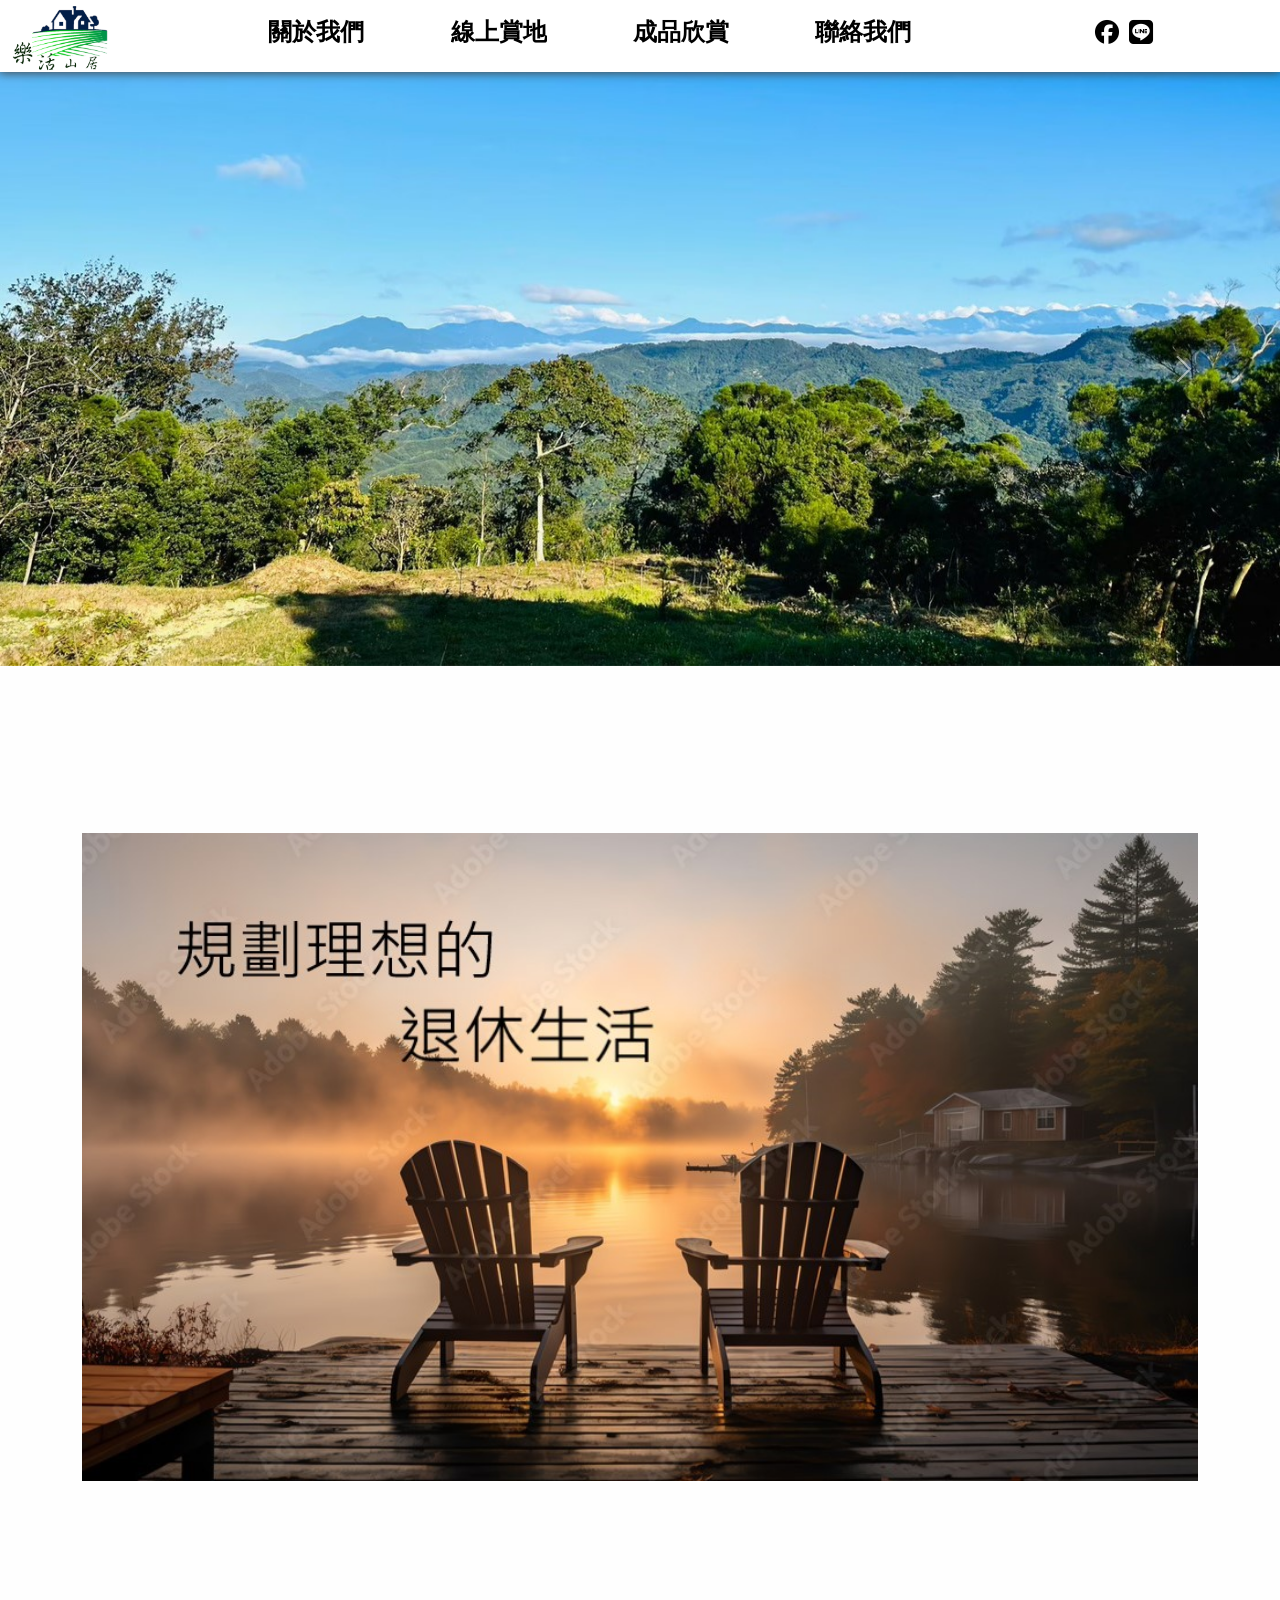
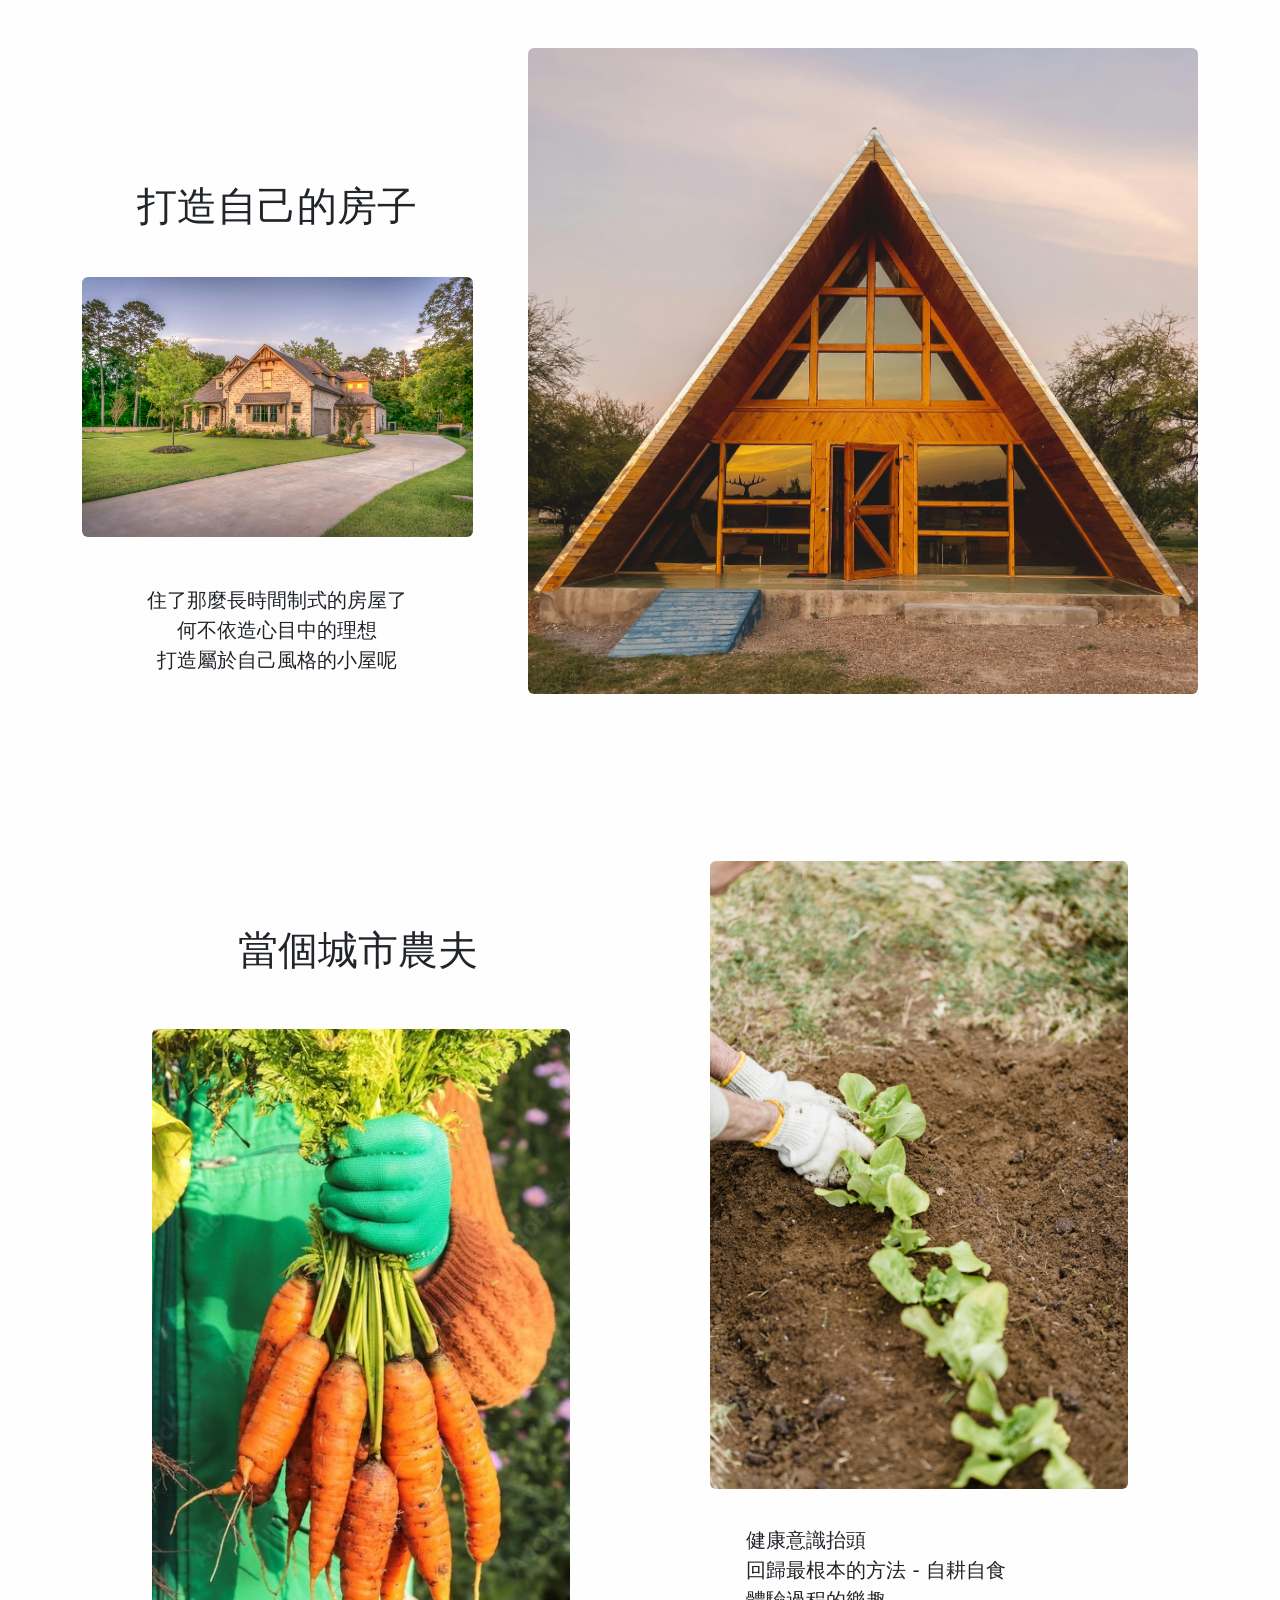
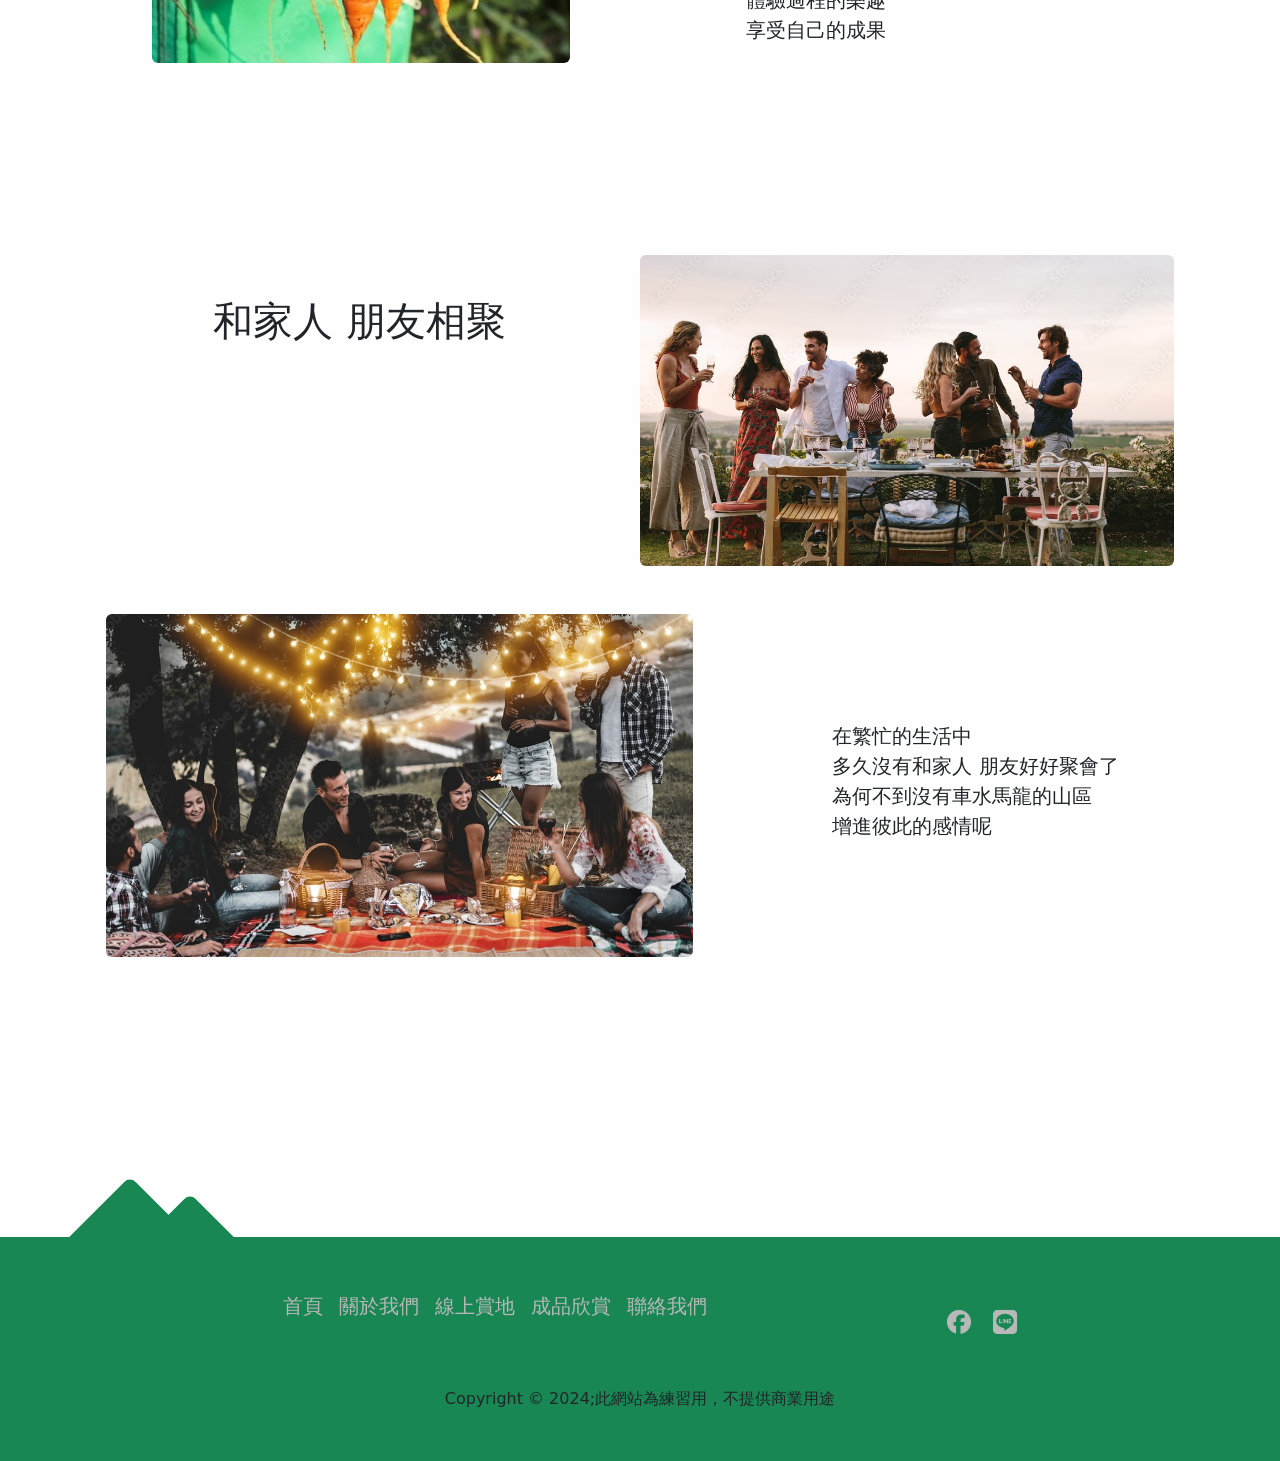
<file: index.html>
<!DOCTYPE html>
<html lang="en">

<head>
    <meta charset="UTF-8">
    <meta name="viewport" content="width=device-width, initial-scale=1.0">
    <title>首頁</title>
    <link rel="stylesheet" href="./bootstrap/bootstrap.css">
    <link rel="stylesheet" href="https://cdnjs.cloudflare.com/ajax/libs/font-awesome/6.5.2/css/all.min.css"
        integrity="sha512-SnH5WK+bZxgPHs44uWIX+LLJAJ9/2PkPKZ5QiAj6Ta86w+fsb2TkcmfRyVX3pBnMFcV7oQPJkl9QevSCWr3W6A=="
        crossorigin="anonymous" referrerpolicy="no-referrer" />
    <link rel="stylesheet" href="./css/style.css">
    <style>
    </style>

</head>

<body>
    <!-- nav -->
    <header class="w-100">
        <div class="row align-items-around flex-wrap">
            <div class="loge-container col-2 d-flex">
                <a href="./index.html">
                    <img src="./logo/loge-1.png" class="logo">
                </a>
            </div>
            <div class="col-7">
                <ul id="headerList" class="header-list d-flex flex-wrap fs-4 pt-2">
                    <li><a href="./about.html">關於我們</a></li>
                    <li><a href="./viewland.html">線上賞地</a></li>
                    <li><a href="./exhibition.html">成品欣賞</a></li>
                    <li><a href="./contactus.html">聯絡我們</a></li>
                </ul>
            </div>
            <div class="myIcon col-3 d-flex">
                <a href="https://www.facebook.com/groups/phpd07">
                    <i class="fa-brands fa-facebook fs-4"></i>
                </a>
                <a
                    href="https://line.me/ti/g2/gqNUHmNTF9mK-WS8Scur-y9gAj6WqtBKntv1xg?utm_source=invitation&utm_medium=link_copy&utm_campaign=default">
                    <i class="fa-brands fa-line fs-4"></i>
                </a>
                <div id="Mlist">
                    <i id="Mlist1"></i>
                    <i id="Mlist2"></i>
                    <i id="Mlist3"></i>
                </div>
            </div>

        </div>
    </header>
    <!-- 輪播圖 -->
    <div id="carouselExampleControls" class="carousel slide" data-bs-ride="carousel" data-bs-interval="3000">
        <div class="carousel-inner">
            <div class="carousel-item active">
                <img src="./img/banner01.jpg" class="d-block w-100">
            </div>
            <div class="carousel-item">
                <img src="./img/banner02.jpg" class="d-block w-100">
            </div>
            <div class="carousel-item">
                <img src="./img/banner03.jpg" class="d-block w-100">
            </div>
            <div class="carousel-item">
                <img src="./img/banner04.jpg" class="d-block w-100">
            </div>
            <div class="carousel-item">
                <img src="./img/banner05.jpg" class="d-block w-100">
            </div>
            <div class="carousel-item">
                <img src="./img/banner07.jpg" class="d-block w-100">
            </div>
        </div>
        <button class="carousel-control-prev" type="button" data-bs-target="#carouselExampleControls"
            data-bs-slide="prev">
            <span class="carousel-control-prev-icon" aria-hidden="true"></span>
            <span class="visually-hidden">Previous</span>
        </button>
        <button class="carousel-control-next" type="button" data-bs-target="#carouselExampleControls"
            data-bs-slide="next">
            <span class="carousel-control-next-icon" aria-hidden="true"></span>
            <span class="visually-hidden">Next</span>
        </button>
    </div>
    <div class="container-md">
        <!-- 規劃退休生活 -->
        <div class="block-index position-relative">
            <div>
                <img src="./img/index-img/01.jpg" class="w-100">
            </div>
        </div>

        <!-- 打造屬於自己的房子 -->
        <div class="block-index d-flex justify-content-between flex-wrap">
            <div class="block2-1 ">
                <h1>打造自己的房子</h1>
                <img src="./img/index-img/05.jpg" class="w-100 rounded-2">
                <p class="text-center pt-5 fs-5">住了那麼長時間制式的房屋了<br>
                    何不依造心目中的理想<br>
                    打造屬於自己風格的小屋呢
                </p>
            </div>
            <div class="block2-2">
                <img src="./img/index-img/04.jpg" class="w-100 rounded-2">
            </div>
        </div>

        <!-- 當個城市農夫 -->
        <div class="block-index position-relative d-flex justify-content-between flex-wrap">
            <h1 class="text3-1">當個城市農夫</h1>
            <div class="block3-1">
                <img src="./img/index-img/02.jpg" class="w-75 rounded-2">
            </div>
            <p class="text3-2 fs-5">健康意識抬頭<br>
                回歸最根本的方法 - 自耕自食<br>
                體驗過程的樂趣<br>
                享受自己的成果
            </p>
            <div class="block3-2">
                <img src="./img/index-img/06.jpg" class="w-75 rounded-2">
            </div>
            <br>
        </div>

        <!-- 家人朋友聚會的好地方 -->
        <div class="block-index">
            <div class="p-4 block4-1 d-flex justify-content-between flex-wrap">
                <h1>和家人 朋友相聚</h1>
                <div class="block4-1-img">
                    <img src="./img/index-img/07.jpg" class="w-100 rounded-2">
                </div>
            </div>
            <div class="p-4 block4-2 d-flex flex-wrap">
                <div class="block4-2-img">
                    <img src="./img/index-img/08.jpg" class="w-100 rounded-2">
                </div>
                <p class="fs-5">在繁忙的生活中<br>
                    多久沒有和家人 朋友好好聚會了<br>
                    為何不到沒有車水馬龍的山區<br>
                    增進彼此的感情呢
                </p>
            </div>
        </div>
    </div>

    <!-- footer -->
    <div class=" footer w-100 bg-success position-relative">
        <div class="d-flex justify-content-evenly">
            <ul class="d-flex justify-content-center fs-4 w-40 text-center">
                <li><a href="index.html">首頁</a></li>
                <li><a href="./about.html">關於我們</a></li>
                <li><a href="./viewland.html">線上賞地</a></li>
                <li><a href="./exhibition.html">成品欣賞</a></li>
                <li><a href="./contactus.html">聯絡我們</a></li>
            </ul>
            <div class="icon">
                <a href="https://www.facebook.com/groups/phpd07">
                    <i class="fa-brands fa-facebook fs-4"></i>
                </a>
                <a
                    href="https://line.me/ti/g2/gqNUHmNTF9mK-WS8Scur-y9gAj6WqtBKntv1xg?utm_source=invitation&utm_medium=link_copy&utm_campaign=default">
                    <i class="fa-brands fa-line fs-4"></i>
                </a>
            </div>
        </div>
        <div class="copyright text-center pt-5">Copyright &copy 2024;此網站為練習用，不提供商業用途</div>
        <div class="mon1 bg-success position-absolute"></div>
        <div class="mon2 bg-success position-absolute"></div>
    </div>





    <script src="./js/main.js"></script>
    <script src="./bootstrap/bootstrap.bundle.js"></script>
</body>

</html>
</file>
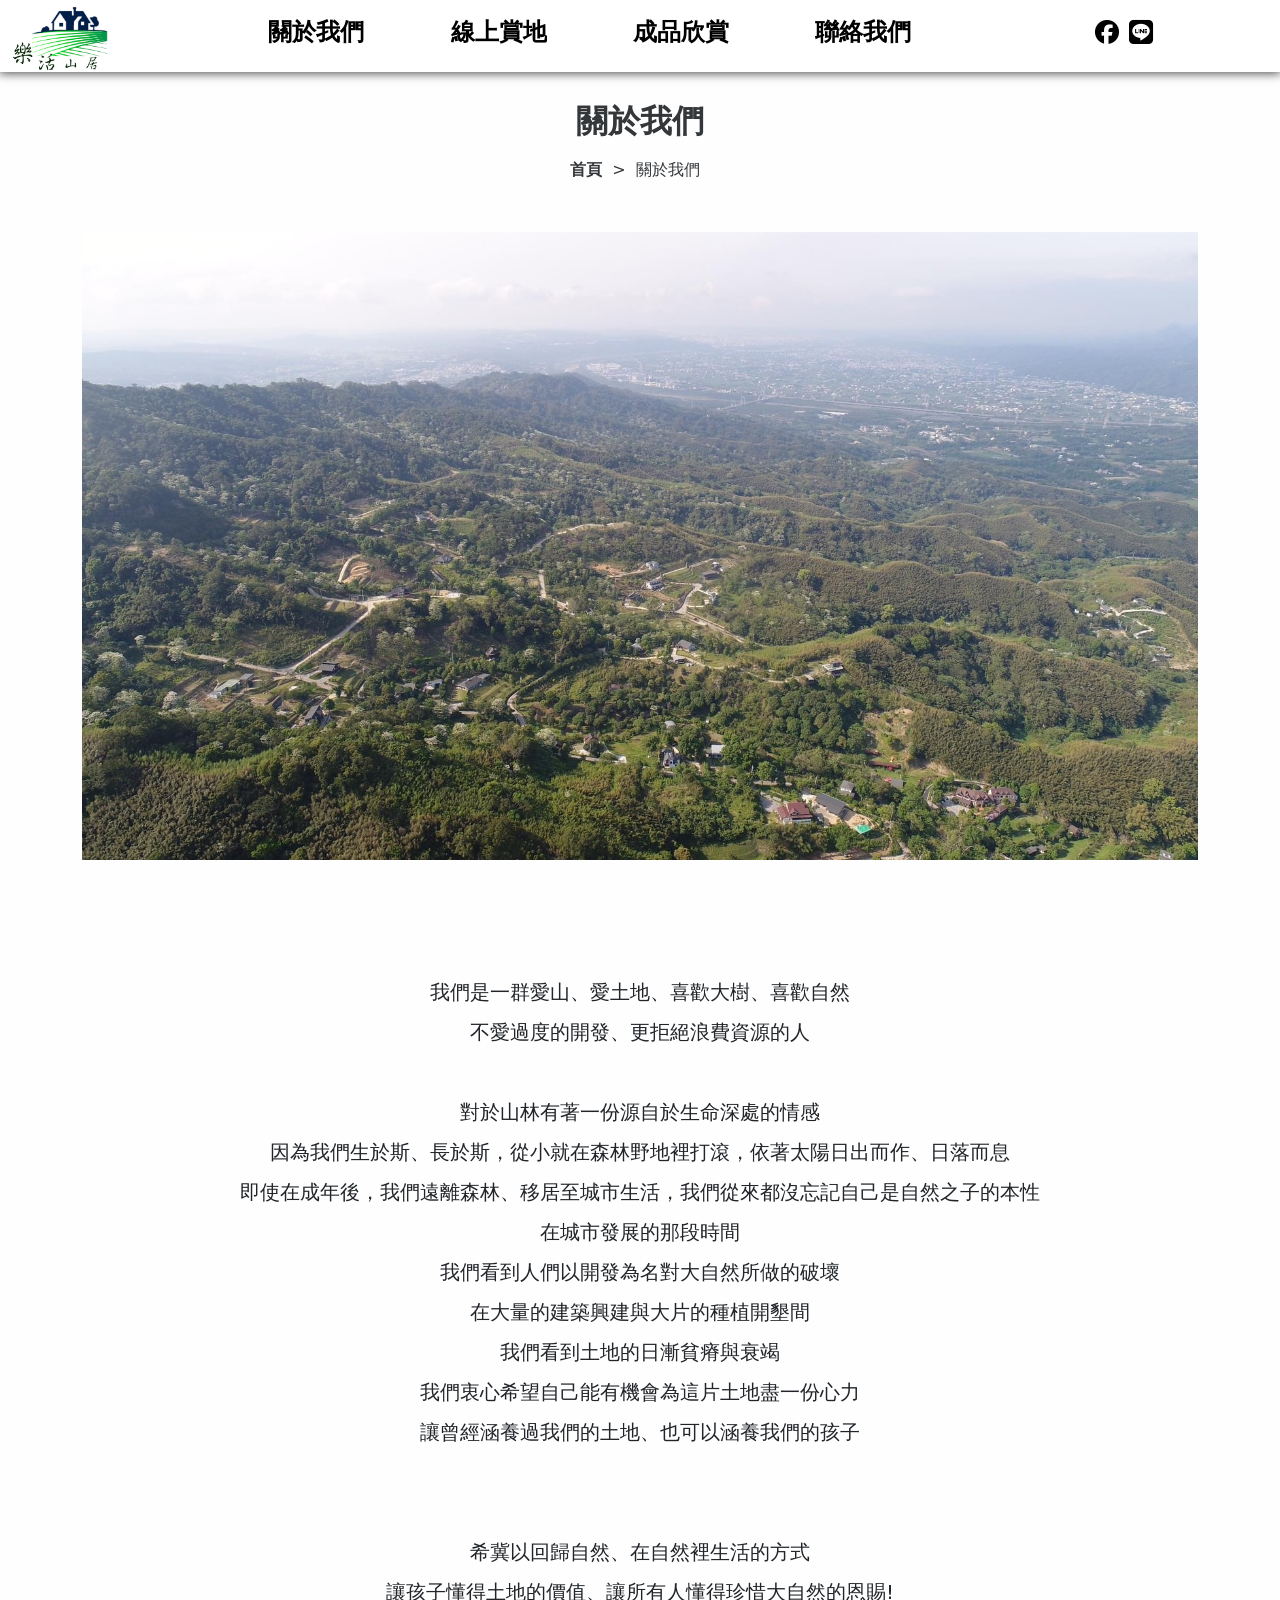
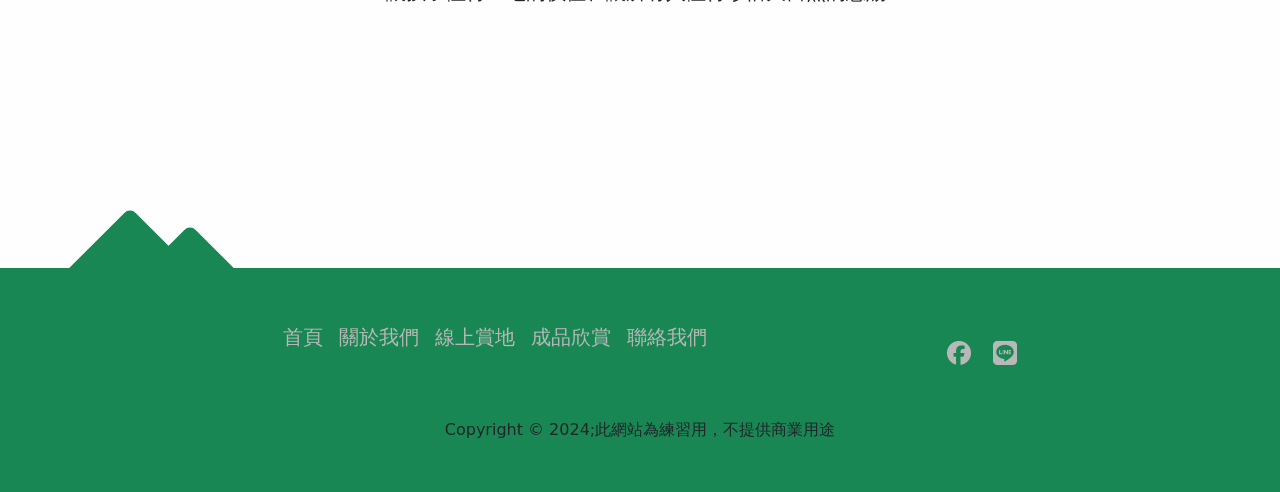
<file: about.html>
<!DOCTYPE html>
<html lang="en">

<head>
    <meta charset="UTF-8">
    <meta name="viewport" content="width=device-width, initial-scale=1.0">
    <title>關於我們</title>
    <link rel="stylesheet" href="./bootstrap/bootstrap.css">
    <link rel="stylesheet" href="https://cdnjs.cloudflare.com/ajax/libs/font-awesome/6.5.2/css/all.min.css"
        integrity="sha512-SnH5WK+bZxgPHs44uWIX+LLJAJ9/2PkPKZ5QiAj6Ta86w+fsb2TkcmfRyVX3pBnMFcV7oQPJkl9QevSCWr3W6A=="
        crossorigin="anonymous" referrerpolicy="no-referrer" />
    <link rel="stylesheet" href="./css/style.css">
    <style>
    </style>

</head>

<body>
    <!-- nav -->
    <header class="w-100">
        <div class="row align-items-center flex-wrap">
            <div class="col-2">
                <a href="./index.html">
                    <img src="./logo/loge-1.png" class="logo">
                </a>
            </div>
            <div class="col-7">
                <ul id="headerList" class="header-list d-flex flex-wrap fs-4 pt-2">
                    <li><a href="./about.html">關於我們</a></li>
                    <li><a href="./viewland.html">線上賞地</a></li>
                    <li><a href="./exhibition.html">成品欣賞</a></li>
                    <li><a href="./contactus.html">聯絡我們</a></li>
                </ul>
            </div>
            <div class="myIcon col-3 d-flex">
                <a href="https://www.facebook.com/groups/phpd07">
                    <i class="fa-brands fa-facebook fs-4"></i>
                </a>
                <a
                    href="https://line.me/ti/g2/gqNUHmNTF9mK-WS8Scur-y9gAj6WqtBKntv1xg?utm_source=invitation&utm_medium=link_copy&utm_campaign=default">
                    <i class="fa-brands fa-line fs-4"></i>
                </a>
                <div id="Mlist">
                    <i id="Mlist1"></i>
                    <i id="Mlist2"></i>
                    <i id="Mlist3"></i>
                </div>
            </div>

        </div>
    </header>
    <!-- 標題 -->
    <div class="title">
        <h2>關於我們</h2>
        <ol class="breadCrumb">
            <li><a href="./index.html">首頁</a></li>
            <li>關於我們</li>
        </ol>
    </div>

    <div class="container-md">

        <!-- 圖片 -->
        <div class="block">
            <img class="w-100" src="./img/地形照片/200.jpg">
        </div>
        <!-- 文字 -->
        <div class="about text-center fs-5">
            <p>
                我們是一群愛山、愛土地、喜歡大樹、喜歡自然<br>
                不愛過度的開發、更拒絕浪費資源的人<br>
                <br>
                對於山林有著一份源自於生命深處的情感<br>
                因為我們生於斯、長於斯，從小就在森林野地裡打滾，依著太陽日出而作、日落而息<br>
                即使在成年後，我們遠離森林、移居至城市生活，我們從來都沒忘記自己是自然之子的本性<br>
                在城市發展的那段時間<br>
                我們看到人們以開發為名對大自然所做的破壞<br>
                在大量的建築興建與大片的種植開墾間<br>
                我們看到土地的日漸貧瘠與衰竭<br>
                我們衷心希望自己能有機會為這片土地盡一份心力<br>
                讓曾經涵養過我們的土地、也可以涵養我們的孩子<br>
                <br>
                <br>
                希冀以回歸自然、在自然裡生活的方式<br>
                讓孩子懂得土地的價值、讓所有人懂得珍惜大自然的恩賜!<br>
            </p>
        </div>

    </div>

    <!-- footer -->
    <div class=" footer w-100 bg-success position-relative">
        <div class="d-flex justify-content-evenly">
            <ul class="d-flex justify-content-center fs-4 w-40 text-center">
                <li><a href="index.html">首頁</a></li>
                <li><a href="./about.html">關於我們</a></li>
                <li><a href="./viewland.html">線上賞地</a></li>
                <li><a href="./exhibition.html">成品欣賞</a></li>
                <li><a href="./contactus.html">聯絡我們</a></li>
            </ul>
            <div class="icon">
                <a href="https://www.facebook.com/groups/phpd07">
                    <i class="fa-brands fa-facebook fs-4"></i>
                </a>
                <a
                    href="https://line.me/ti/g2/gqNUHmNTF9mK-WS8Scur-y9gAj6WqtBKntv1xg?utm_source=invitation&utm_medium=link_copy&utm_campaign=default">
                    <i class="fa-brands fa-line fs-4"></i>
                </a>
            </div>
        </div>
        <div class="copyright text-center pt-5">Copyright &copy 2024;此網站為練習用，不提供商業用途</div>
        <div class="mon1 bg-success position-absolute"></div>
        <div class="mon2 bg-success position-absolute"></div>
    </div>






    <script src="./js/main.js"></script>
    <script src="./bootstrap/bootstrap.bundle.js"></script>
</body>

</html>
</file>
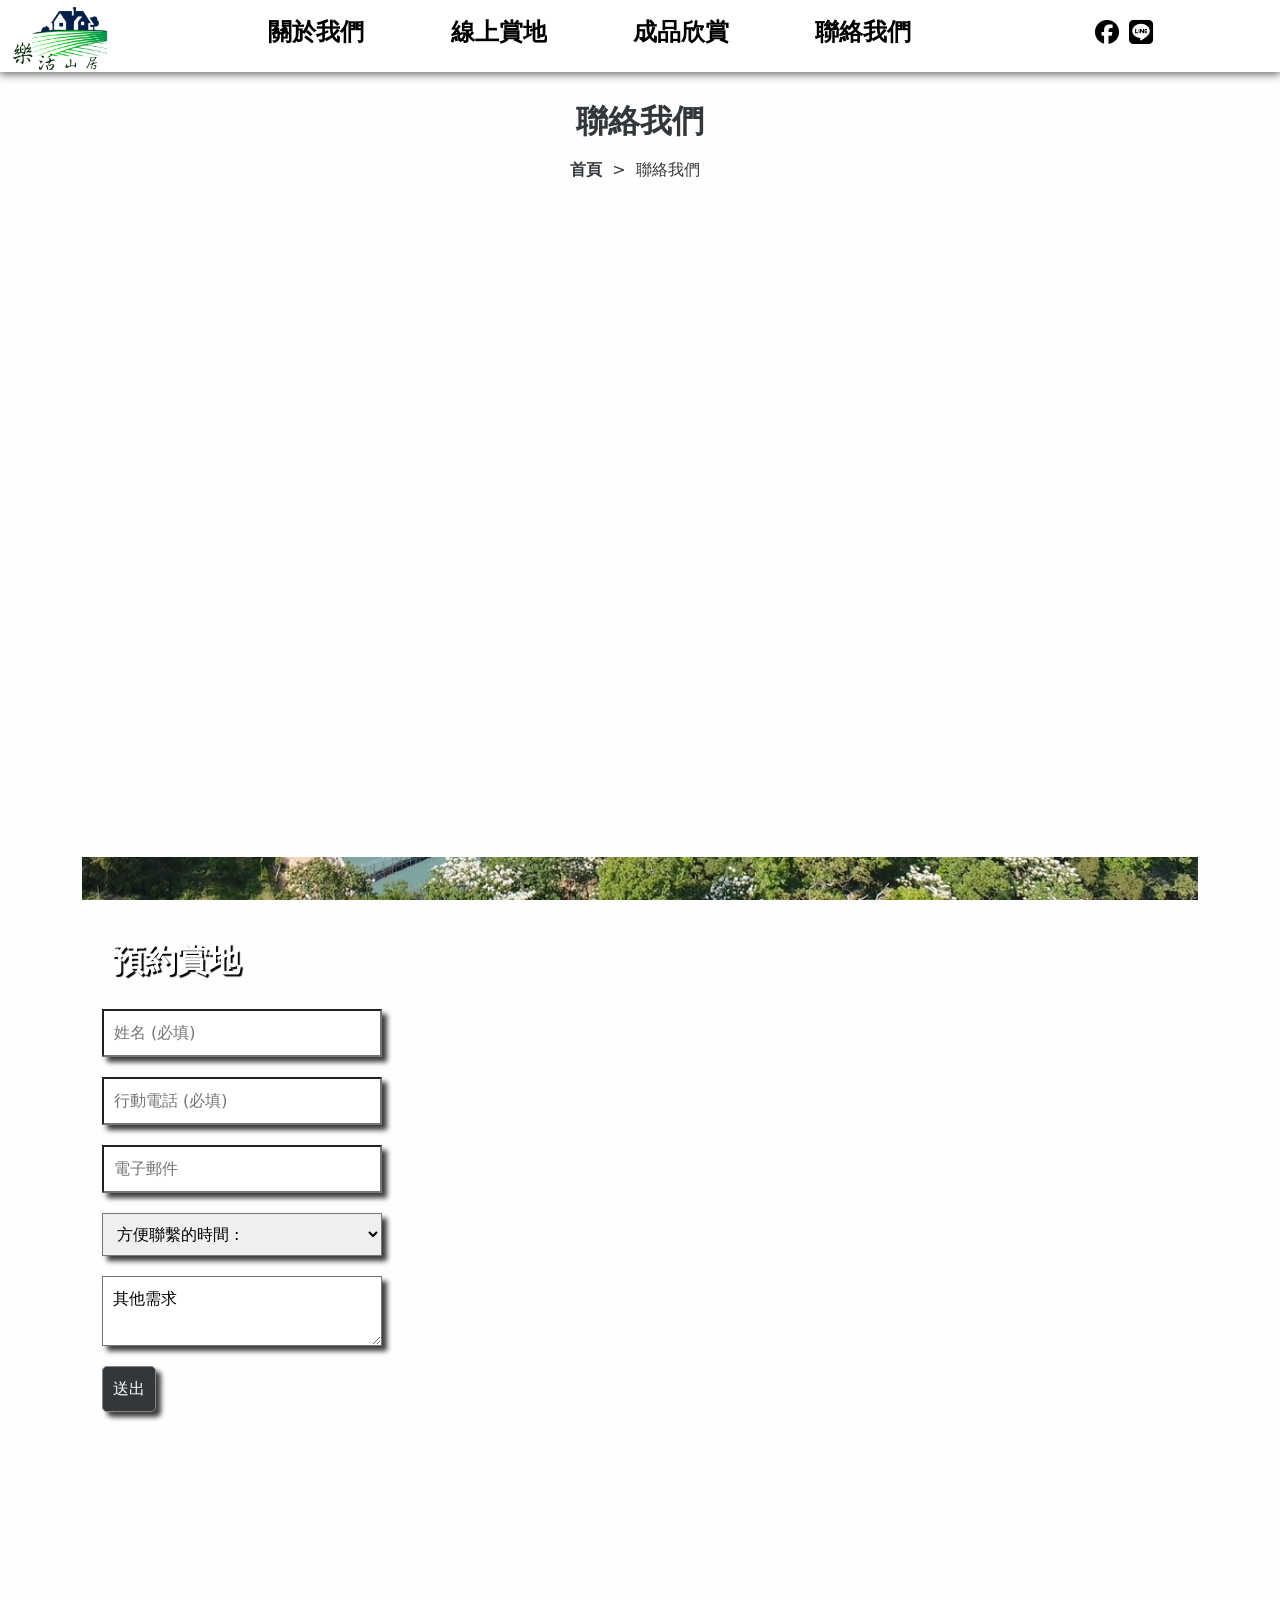
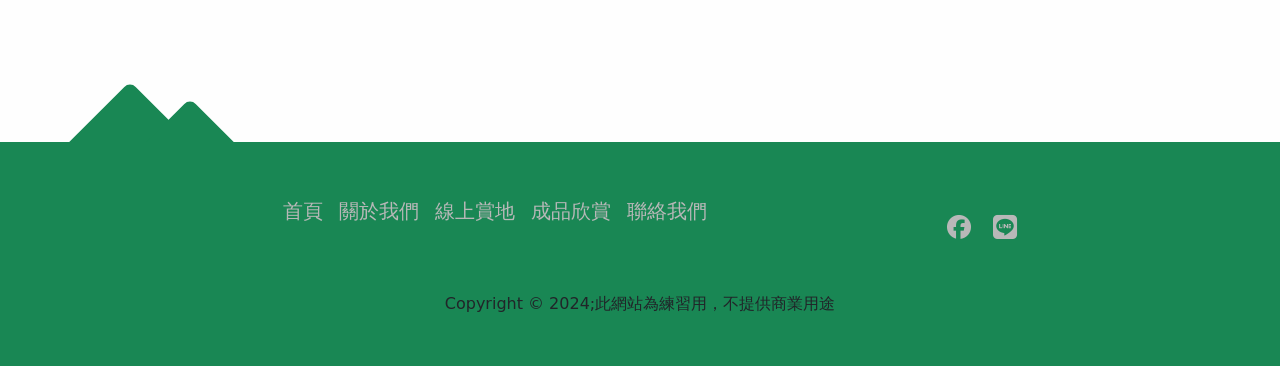
<file: contactus.html>
<!DOCTYPE html>
<html lang="en">

<head>
    <meta charset="UTF-8">
    <meta name="viewport" content="width=device-width, initial-scale=1.0">
    <title>聯絡我們</title>
    <link rel="stylesheet" href="./bootstrap/bootstrap.css">
    <link rel="stylesheet" href="https://cdnjs.cloudflare.com/ajax/libs/font-awesome/6.5.2/css/all.min.css"
        integrity="sha512-SnH5WK+bZxgPHs44uWIX+LLJAJ9/2PkPKZ5QiAj6Ta86w+fsb2TkcmfRyVX3pBnMFcV7oQPJkl9QevSCWr3W6A=="
        crossorigin="anonymous" referrerpolicy="no-referrer" />
    <link rel="stylesheet" href="./css/style.css">
    <style>
    </style>

</head>

<body>
    <!-- nav -->
    <header class="w-100">
        <div class="row align-items-center flex-wrap">
            <div class="col-2">
                <a href="./index.html">
                    <img src="./logo/loge-1.png" class="logo">
                </a>
            </div>
            <div class="col-7">
                <ul id="headerList" class="header-list d-flex flex-wrap fs-4 pt-2">
                    <li><a href="./about.html">關於我們</a></li>
                    <li><a href="./viewland.html">線上賞地</a></li>
                    <li><a href="./exhibition.html">成品欣賞</a></li>
                    <li><a href="./contactus.html">聯絡我們</a></li>
                </ul>
            </div>
            <div class="myIcon col-3 d-flex">
                <a href="https://www.facebook.com/groups/phpd07">
                    <i class="fa-brands fa-facebook fs-4"></i>
                </a>
                <a
                    href="https://line.me/ti/g2/gqNUHmNTF9mK-WS8Scur-y9gAj6WqtBKntv1xg?utm_source=invitation&utm_medium=link_copy&utm_campaign=default">
                    <i class="fa-brands fa-line fs-4"></i>
                </a>
                <div id="Mlist">
                    <i id="Mlist1"></i>
                    <i id="Mlist2"></i>
                    <i id="Mlist3"></i>
                </div>
            </div>

        </div>
    </header>

    <!-- 標題 -->
    <div class="title">
        <h2>聯絡我們</h2>
        <ol class="breadCrumb">
            <li><a href="./index.html">首頁</a></li>
            <li>聯絡我們</li>
        </ol>
    </div>

    <div class="container-md">

        <!-- google 地圖 -->
        <div class="block google-map">
            <iframe class="w-100"
                src="https://www.google.com/maps/embed?pb=!1m18!1m12!1m3!1d14562.318368935845!2d120.65024311217624!3d24.151392758611216!2m3!1f0!2f0!3f0!3m2!1i1024!2i768!4f13.1!3m3!1m2!1s0x34693d9650422ae1%3A0x334dfd5796c49ff6!2z6LOH5bGV5ZyL6ZqbLeWOnyDos4fnrZbmnIMt5pW45L2N5pWZ6IKy56CU56m25omALeS4reWNgA!5e0!3m2!1szh-TW!2stw!4v1716720532834!5m2!1szh-TW!2stw"
                width="600" height="450" style="border:0;" allowfullscreen="" loading="lazy"
                referrerpolicy="no-referrer-when-downgrade">
            </iframe>
        </div>

        <!-- 圖片 -->
        <div class="block5-2">

            <!-- 表單 -->

            <div class="block5-1">
                <div id="myForm">.</div>

                <form>
                    <h2>預約賞地</h2>

                    <input type="text" placeholder="姓名 (必填)">
                    <br>

                    <input type="tel" placeholder="行動電話 (必填)">
                    <br>

                    <input type="email" placeholder="電子郵件">
                    <br>

                    <select>
                        <option value="0">方便聯繫的時間 : </option>
                        <option value="1">9:00 ~ 11:00</option>
                        <option value="2">11:00 ~ 13:00</option>
                        <option value="3">13:00 ~ 15:00</option>
                        <option value="4">15:00 ~ 17:00</option>
                        <option value="5">17:00 ~ 19:00</option>
                        <option value="6">任何時間都可以</option>
                    </select>
                    <br>
                    <textarea name="" id="">其他需求</textarea>
                    <br>
                    <button type="submit">送出</button>
                </form>
            </div>
        </div>


        <br>
    </div>

    <!-- footer -->
    <div class=" footer w-100 bg-success position-relative">
        <div class="d-flex justify-content-evenly">
            <ul class="d-flex justify-content-center fs-4 w-40 text-center">
                <li><a href="index.html">首頁</a></li>
                <li><a href="./about.html">關於我們</a></li>
                <li><a href="./viewland.html">線上賞地</a></li>
                <li><a href="./exhibition.html">成品欣賞</a></li>
                <li><a href="./contactus.html">聯絡我們</a></li>
            </ul>
            <div class="icon">
                <a href="https://www.facebook.com/groups/phpd07">
                    <i class="fa-brands fa-facebook fs-4"></i>
                </a>
                <a
                    href="https://line.me/ti/g2/gqNUHmNTF9mK-WS8Scur-y9gAj6WqtBKntv1xg?utm_source=invitation&utm_medium=link_copy&utm_campaign=default">
                    <i class="fa-brands fa-line fs-4"></i>
                </a>
            </div>
        </div>
        <div class="copyright text-center pt-5">Copyright &copy 2024;此網站為練習用，不提供商業用途</div>
        <div class="mon1 bg-success position-absolute"></div>
        <div class="mon2 bg-success position-absolute"></div>
    </div>






    <script src="./js/main.js"></script>
    <script src="./bootstrap/bootstrap.bundle.js"></script>
</body>

</html>
</file>
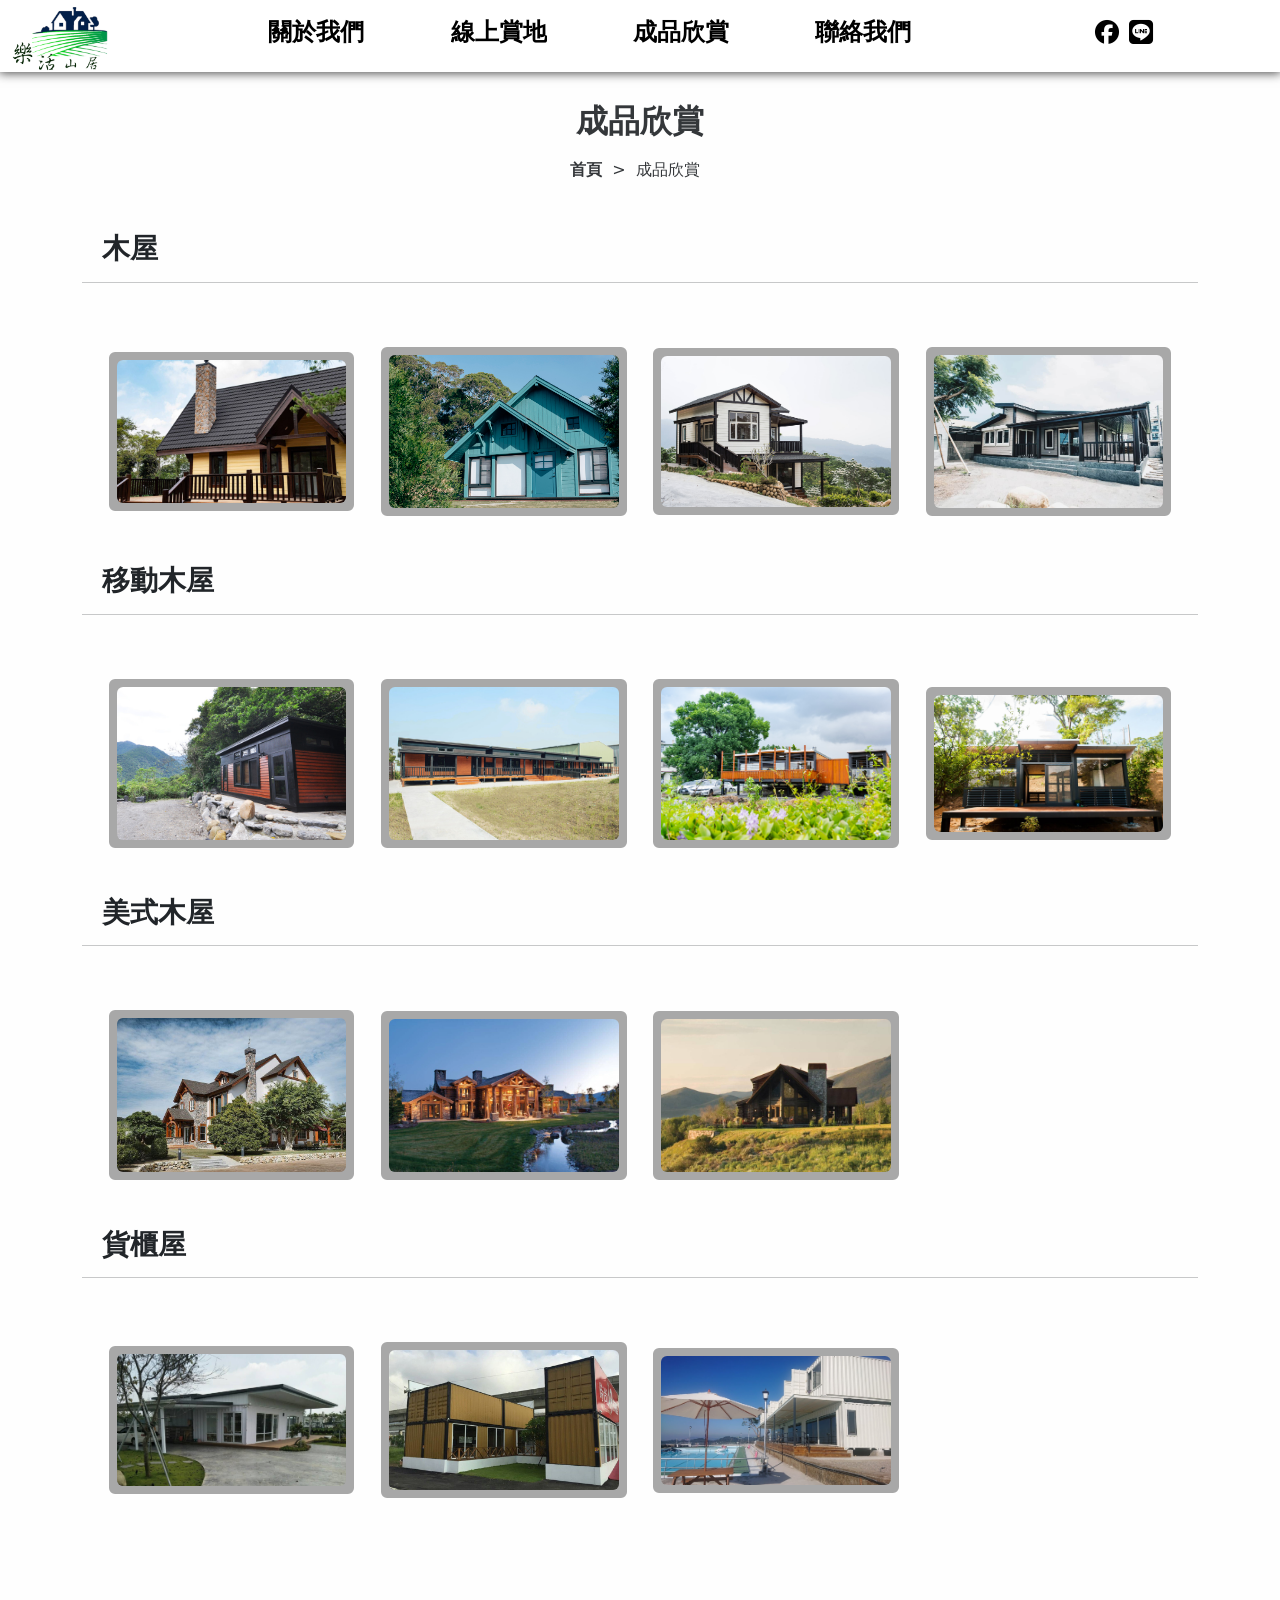
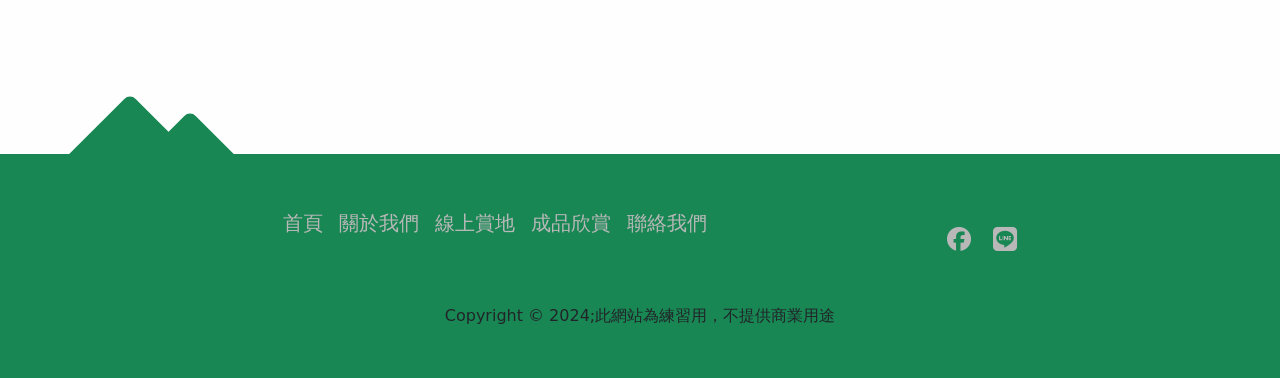
<file: exhibition.html>
<!DOCTYPE html>
<html lang="en">

<head>
    <meta charset="UTF-8">
    <meta name="viewport" content="width=device-width, initial-scale=1.0">
    <title>成品欣賞</title>
    <link rel="stylesheet" href="./bootstrap/bootstrap.css">
    <link rel="stylesheet" href="https://cdnjs.cloudflare.com/ajax/libs/font-awesome/6.5.2/css/all.min.css"
        integrity="sha512-SnH5WK+bZxgPHs44uWIX+LLJAJ9/2PkPKZ5QiAj6Ta86w+fsb2TkcmfRyVX3pBnMFcV7oQPJkl9QevSCWr3W6A=="
        crossorigin="anonymous" referrerpolicy="no-referrer" />
    <link rel="stylesheet" href="./css/style.css">
    <style>
    </style>

</head>

<body>
    <!-- nav -->
    <header class="w-100">
        <div class="row align-items-center flex-wrap">
            <div class="col-2">
                <a href="./index.html">
                    <img src="./logo/loge-1.png" class="logo">
                </a>
            </div>
            <div class="col-7">
                <ul id="headerList" class="header-list d-flex flex-wrap fs-4 pt-2">
                    <li><a href="./about.html">關於我們</a></li>
                    <li><a href="./viewland.html">線上賞地</a></li>
                    <li><a href="./exhibition.html">成品欣賞</a></li>
                    <li><a href="./contactus.html">聯絡我們</a></li>
                </ul>
            </div>
            <div class="myIcon col-3 d-flex">
                <a href="https://www.facebook.com/groups/phpd07">
                    <i class="fa-brands fa-facebook fs-4"></i>
                </a>
                <a
                    href="https://line.me/ti/g2/gqNUHmNTF9mK-WS8Scur-y9gAj6WqtBKntv1xg?utm_source=invitation&utm_medium=link_copy&utm_campaign=default">
                    <i class="fa-brands fa-line fs-4"></i>
                </a>
                <div id="Mlist">
                    <i id="Mlist1"></i>
                    <i id="Mlist2"></i>
                    <i id="Mlist3"></i>
                </div>
            </div>

        </div>
    </header>
    <!-- 標題 -->
    <div class="title">
        <h2>成品欣賞</h2>
        <ol class="breadCrumb">
            <li><a href="./index.html">首頁</a></li>
            <li>成品欣賞</li>
        </ol>
    </div>

    <!-- 內容 -->
    <div class="container-md block">
        <!-- 木屋 -->
        <h3>木屋</h3>
        <hr>
        <div class="Card d-flex justify-content-evenly flex-wrap align-items-center pt-5">
            <div onclick="myOpen('showImg1')" class="Card-item rounded-2">
                <img src="./img/房子/木屋1/01.jpg" class="w-100 rounded-2">
            </div>
            <div onclick="myOpen('showImg2')" class="Card-item rounded-2">
                <img src="./img/房子/木屋2/01.jpg" class="w-100 rounded-2">
            </div>
            <div onclick="myOpen('showImg3')" class="Card-item rounded-2">
                <img src="./img/房子/木屋3/01.jpg" class="w-100 rounded-2">
            </div>
            <div onclick="myOpen('showImg4')" class="Card-item rounded-2">
                <img src="./img/房子/木屋4/01.jpeg" class="w-100 rounded-2">
            </div>
        </div>
        <!-- 移動木屋 -->
        <div class="pt-5">
            <h3>移動木屋</h3>
            <hr>
            <div class="Card d-flex justify-content-evenly flex-wrap align-items-center pt-5">
                <div onclick="myOpen('showImg5')" class="Card-item rounded-2">
                    <img src="./img/房子/移動方舟1/01.jpg" class="w-100 rounded-2">
                </div>
                <div onclick="myOpen('showImg6')" class="Card-item rounded-2">
                    <img src="./img/房子/移動方舟2/01.jpg" class="w-100 rounded-2">
                </div>
                <div onclick="myOpen('showImg8')" class="Card-item rounded-2">
                    <img src="./img/房子/移動木屋2/01.jpg" class="w-100 rounded-2">
                </div>
                <div onclick="myOpen('showImg7')" class="Card-item rounded-2">
                    <img src="./img/房子/移動木屋1/01.jpg" class="w-100 rounded-2">
                </div>
            </div>
        </div>
        <!-- 美式木屋 -->
        <div class="pt-5">
            <h3>美式木屋</h3>
            <hr>
            <div class="Card d-flex justify-content-evenly flex-wrap align-items-center pt-5">
                <div onclick="myOpen('showImg9')" class="Card-item rounded-2">
                    <img src="./img/房子/美式木屋1/01.jpg" class="w-100 rounded-2">
                </div>
                <div onclick="myOpen('showImg10')" class="Card-item rounded-2">
                    <img src="./img/房子/美式木屋2/01.jpg" class="w-100 rounded-2">
                </div>
                <div onclick="myOpen('showImg11')" class="Card-item rounded-2">
                    <img src="./img/房子/美式木屋3/01.jpg" class="w-100 rounded-2">
                </div>
                <div class="Card-item rounded-2 invisible">
                    <img src="./img/房子/美式木屋3/01.jpg" class="w-100 rounded-2">
                </div>
            </div>
        </div>
        <!-- 貨櫃屋 -->
        <div class="pt-5">
            <h3>貨櫃屋</h3>
            <hr>
            <div class="Card d-flex justify-content-evenly flex-wrap align-items-center pt-5">
                <div onclick="myOpen('showImg12')" class="Card-item rounded-2">
                    <img src="./img/房子/貨櫃屋2/01.jpg" class="w-100 rounded-2">
                </div>
                <div onclick="myOpen('showImg14')" class="Card-item rounded-2">
                    <img src="./img/房子/貨櫃屋4/01.jpg" class="w-100 rounded-2">
                </div>
                <div onclick="myOpen('showImg13')" class="Card-item rounded-2">
                    <img src="./img/房子/貨櫃屋3/01.jpg" class="w-100 rounded-2">
                </div>
                <div class="Card-item rounded-2 invisible">
                    <img src="./img/房子/貨櫃屋4/01.jpg" class="w-100 rounded-2">
                </div>
            </div>
        </div>
    </div>



    <!-- 點擊的圖片 -->
    <div id="showImg1" class="show-img">
        <div class="show-img-contain">
            <i onclick="myOff('showImg1')" class="fa-solid fa-xmark clos2 fs-4"></i>
            <p onclick="change ('img1',img1, -1)" class="fs-1 pre">&lang;</p>
            <img id="img1" src="./img/房子/木屋1/01.jpg" class="myImg">
            <p onclick="change ('img1',img1, 1)" class="fs-1 next">&rang;</p>
        </div>
    </div>
    <div id="showImg2" class="show-img">
        <div class="show-img-contain">
            <i onclick="myOff('showImg2')" class="fa-solid fa-xmark clos2 fs-4"></i>
            <p onclick="change ('img2',img2, -1)" class="fs-1 pre">&lang;</p>
            <img id="img2" src="./img/房子/木屋2/01.jpg" class="myImg">
            <p onclick="change ('img2',img2, 1)" class="fs-1 next">&rang;</p>
        </div>
    </div>
    <div id="showImg3" class="show-img">
        <div class="show-img-contain">
            <i onclick="myOff('showImg3')" class="fa-solid fa-xmark clos2 fs-4"></i>
            <p onclick="change ('img3',img3, -1)" class="fs-1 pre">&lang;</p>
            <img id="img3" src="./img/房子/木屋3/01.jpg" class="myImg">
            <p onclick="change ('img3',img3, 1)" class="fs-1 next">&rang;</p>
        </div>
    </div>
    <div id="showImg4" class="show-img">
        <div class="show-img-contain">
            <i onclick="myOff('showImg4')" class="fa-solid fa-xmark clos2 fs-4"></i>
            <p onclick="change ('img4',img4, -1)" class="fs-1 pre">&lang;</p>
            <img id="img4" src="./img/房子/木屋4/01.jpeg" class="myImg w-100">
            <p onclick="change ('img4',img4, 1)" class="fs-1 next">&rang;</p>
        </div>
    </div>
    <div id="showImg5" class="show-img">
        <div class="show-img-contain">
            <i onclick="myOff('showImg5')" class="fa-solid fa-xmark clos2 fs-4"></i>
            <p onclick="change ('img5',img5, -1)" class="fs-1 pre">&lang;</p>
            <img id="img5" src="./img/房子/移動方舟1/01.jpg" class="myImg w-100">
            <p onclick="change ('img5',img5, 1)" class="fs-1 next">&rang;</p>
        </div>
    </div>
    <div id="showImg6" class="show-img">
        <div class="show-img-contain">
            <i onclick="myOff('showImg6')" class="fa-solid fa-xmark clos2 fs-4"></i>
            <p onclick="change ('img6',img6, -1)" class="fs-1 pre">&lang;</p>
            <img id="img6" src="./img/房子/移動方舟2/01.jpg" class="myImg w-100">
            <p onclick="change ('img6',img6, 1)" class="fs-1 next">&rang;</p>
        </div>
    </div>
    <div id="showImg7" class="show-img">
        <div class="show-img-contain">
            <i onclick="myOff('showImg7')" class="fa-solid fa-xmark clos2 fs-4"></i>
            <p onclick="change ('img7',img7, -1)" class="fs-1 pre">&lang;</p>
            <img id="img7" src="./img/房子/移動木屋1/01.jpg" class="myImg w-100">
            <p onclick="change ('img7',img7, 1)" class="fs-1 next">&rang;</p>
        </div>
    </div>
    <div id="showImg8" class="show-img">
        <div class="show-img-contain">
            <i onclick="myOff('showImg8')" class="fa-solid fa-xmark clos2 fs-4"></i>
            <p onclick="change ('img8',img8, -1)" class="fs-1 pre">&lang;</p>
            <img id="img8" src="./img/房子/移動木屋2/01.jpg" class="myImg w-100">
            <p onclick="change ('img8',img8, 1)" class="fs-1 next">&rang;</p>
        </div>
    </div>
    <div id="showImg9" class="show-img">
        <div class="show-img-contain">
            <i onclick="myOff('showImg9')" class="fa-solid fa-xmark clos2 fs-4"></i>
            <p onclick="change ('img9',img9, -1)" class="fs-1 pre">&lang;</p>
            <img id="img9" src="./img/房子/美式木屋1/01.jpg" class="myImg w-100">
            <p onclick="change ('img9',img9, 1)" class="fs-1 next">&rang;</p>
        </div>
    </div>
    <div id="showImg10" class="show-img">
        <div class="show-img-contain">
            <i onclick="myOff('showImg10')" class="fa-solid fa-xmark clos2 fs-4"></i>
            <p onclick="change ('img10',img10, -1)" class="fs-1 pre">&lang;</p>
            <img id="img10" src="./img/房子/美式木屋2/01.jpg" class="myImg w-100">
            <p onclick="change ('img10',img10, 1)" class="fs-1 next">&rang;</p>
        </div>
    </div>
    <div id="showImg11" class="show-img">
        <div class="show-img-contain">
            <i onclick="myOff('showImg11')" class="fa-solid fa-xmark clos2 fs-4"></i>
            <p onclick="change ('img11',img11, -1)" class="fs-1 pre">&lang;</p>
            <img id="img11" src="./img/房子/美式木屋3/01.jpg" class="myImg w-100">
            <p onclick="change ('img11',img11, 1)" class="fs-1 next">&rang;</p>
        </div>
    </div>
    <div id="showImg12" class="show-img">
        <div class="show-img-contain">
            <i onclick="myOff('showImg12')" class="fa-solid fa-xmark clos2 fs-4"></i>
            <p onclick="change ('img12',img12, -1)" class="fs-1 pre">&lang;</p>
            <img id="img12" src="./img/房子/貨櫃屋2/01.jpg" class="myImg w-100">
            <p onclick="change ('img12',img12, 1)" class="fs-1 next">&rang;</p>
        </div>
    </div>




    <div id="showImg13" class="show-img">
        <div class="show-img-contain">
            <i onclick="myOff('showImg13')" class="fa-solid fa-xmark clos2 fs-4"></i>
            <p onclick="change ('img13', img13, -1)" class="fs-1 pre">&lang;</p>
            <img id="img13" src="./img/房子/貨櫃屋3/01.jpg" class="myImg w-100">
            <p onclick="change ('img13', img13, 1)" class="fs-1 next">&rang;</p>
        </div>
    </div>




    <div id="showImg14" class="show-img">
        <div class="show-img-contain">
            <i onclick="myOff('showImg14')" class="fa-solid fa-xmark clos2 fs-4"></i>
            <p onclick="change ('img14',img14 -1)" class="fs-1 pre">&lang;</p>
            <img id="img14" src="./img/房子/貨櫃屋4/01.jpg" class="myImg w-100">
            <p onclick="change ('img14',img14, 1)" class="fs-1 next">&rang;</p>
        </div>
    </div>










    <!-- footer -->
    <div class=" footer w-100 bg-success position-relative">
        <div class="d-flex justify-content-evenly">
            <ul class="d-flex justify-content-center fs-4 w-40 text-center">
                <li><a href="index.html">首頁</a></li>
                <li><a href="./about.html">關於我們</a></li>
                <li><a href="./viewland.html">線上賞地</a></li>
                <li><a href="./exhibition.html">成品欣賞</a></li>
                <li><a href="./contactus.html">聯絡我們</a></li>
            </ul>
            <div class="icon">
                <a href="https://www.facebook.com/groups/phpd07">
                    <i class="fa-brands fa-facebook fs-4"></i>
                </a>
                <a
                    href="https://line.me/ti/g2/gqNUHmNTF9mK-WS8Scur-y9gAj6WqtBKntv1xg?utm_source=invitation&utm_medium=link_copy&utm_campaign=default">
                    <i class="fa-brands fa-line fs-4"></i>
                </a>
            </div>
        </div>
        <div class="copyright text-center pt-5">Copyright &copy 2024;此網站為練習用，不提供商業用途</div>
        <div class="mon1 bg-success position-absolute"></div>
        <div class="mon2 bg-success position-absolute"></div>
    </div>






    <script src="./js/main.js"></script>
    <script src="./js/成品欣賞.js"></script>
    <script src="./bootstrap/bootstrap.bundle.js"></script>

</body>

</html>
</file>
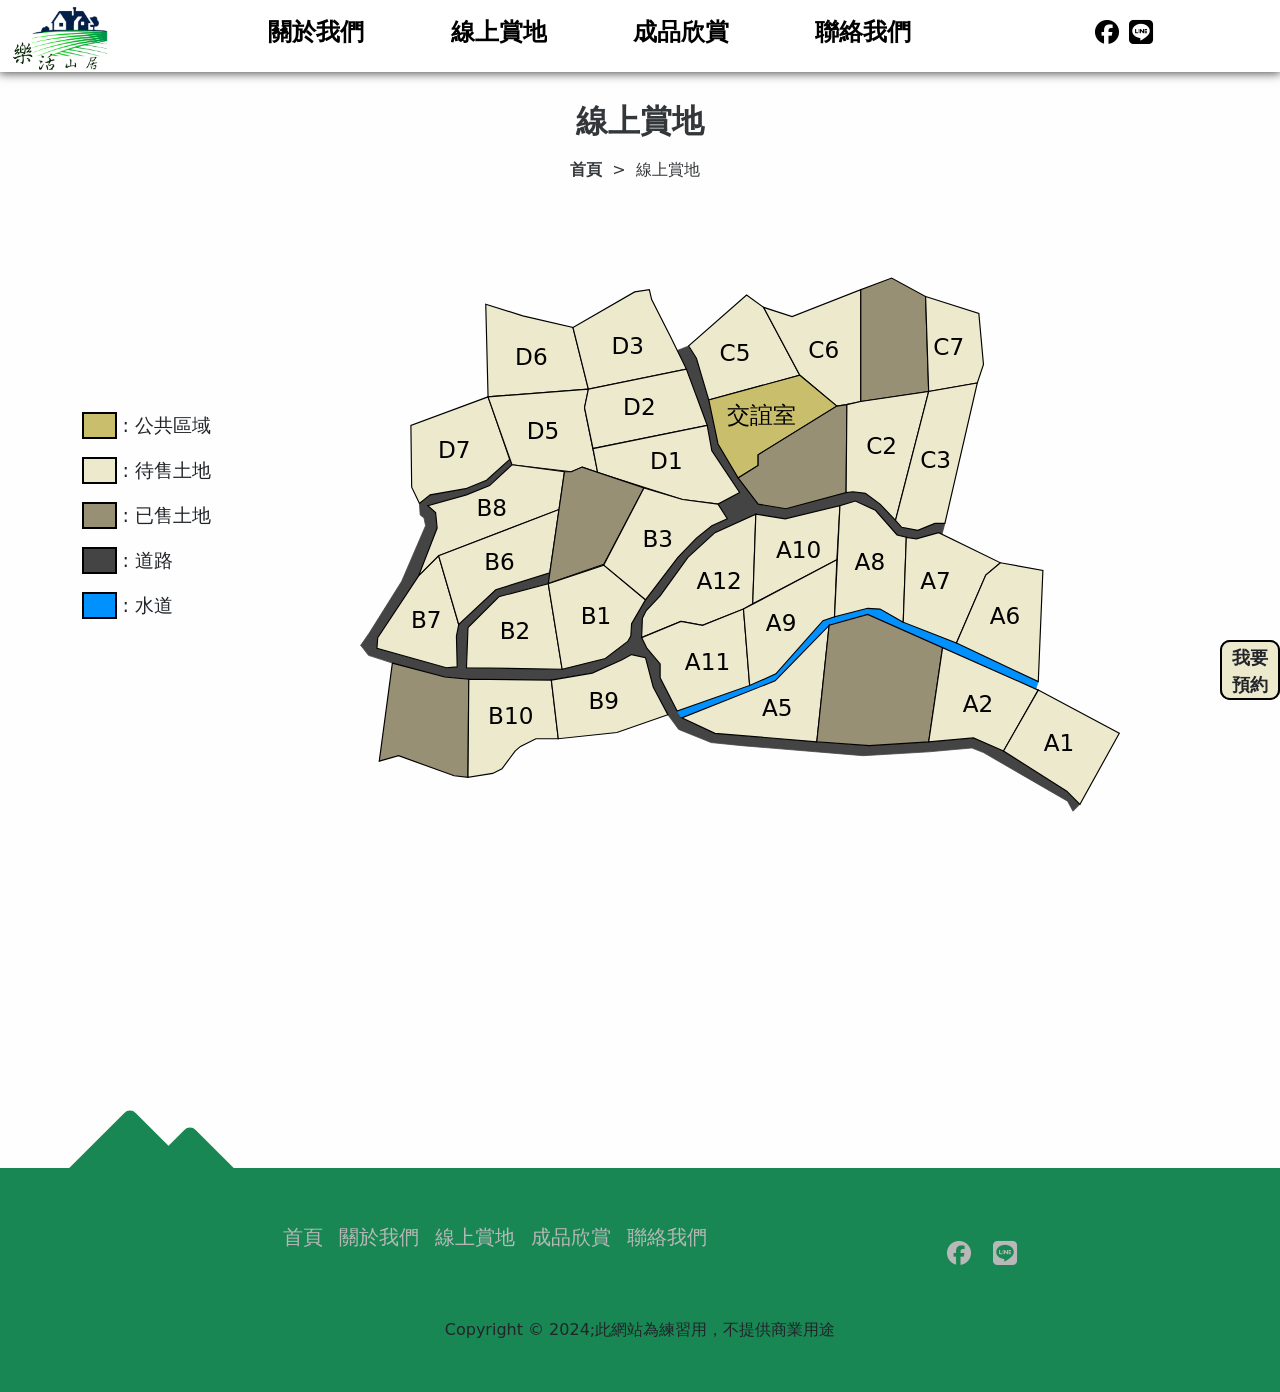
<file: viewland.html>
<!DOCTYPE html>
<html lang="en">

<head>
    <meta charset="UTF-8">
    <meta name="viewport" content="width=device-width, initial-scale=1.0">
    <title>線上賞地</title>
    <link rel="stylesheet" href="./bootstrap/bootstrap.css">
    <link rel="stylesheet" href="https://cdnjs.cloudflare.com/ajax/libs/font-awesome/6.5.2/css/all.min.css"
        integrity="sha512-SnH5WK+bZxgPHs44uWIX+LLJAJ9/2PkPKZ5QiAj6Ta86w+fsb2TkcmfRyVX3pBnMFcV7oQPJkl9QevSCWr3W6A=="
        crossorigin="anonymous" referrerpolicy="no-referrer" />
    <link rel="stylesheet" href="./css/style.css">
    <style>
    </style>

</head>

<body>
    <!-- nav -->
    <header class="w-100">
        <div class="row align-items-center flex-wrap">
            <div class="col-2">
                <a href="./index.html">
                    <img src="./logo/loge-1.png" class="logo">
                </a>
            </div>
            <div class="col-7">
                <ul id="headerList" class="header-list d-flex flex-wrap fs-4 pt-2">
                    <li><a href="./about.html">關於我們</a></li>
                    <li><a href="./viewland.html">線上賞地</a></li>
                    <li><a href="./exhibition.html">成品欣賞</a></li>
                    <li><a href="./contactus.html">聯絡我們</a></li>
                </ul>
            </div>
            <div class="myIcon col-3 d-flex">
                <a href="https://www.facebook.com/groups/phpd07">
                    <i class="fa-brands fa-facebook fs-4"></i>
                </a>
                <a
                    href="https://line.me/ti/g2/gqNUHmNTF9mK-WS8Scur-y9gAj6WqtBKntv1xg?utm_source=invitation&utm_medium=link_copy&utm_campaign=default">
                    <i class="fa-brands fa-line fs-4"></i>
                </a>
                <div id="Mlist">
                    <i id="Mlist1"></i>
                    <i id="Mlist2"></i>
                    <i id="Mlist3"></i>
                </div>
            </div>

        </div>
    </header>
    <div class="title">
        <h2>線上賞地</h2>
        <ol class="breadCrumb">
            <li><a href="./index.html">首頁</a></li>
            <li>線上賞地</li>
        </ol>
    </div>

    <!-- 地圖 -->
    <div class="container-md block-map">
        <div class="row">
            <div class="col-2">
                <!-- 圖例 -->
                <div class="caption">
                    <p class="f-size"><span class="test-b">.....</span> : 公共區域</p>
                    <p class="f-size"><span class="test-a">.....</span> : 待售土地</p>
                    <p class="f-size"><span class="test-c">.....</span> : 已售土地</p>
                    <p class="f-size"><span class="test-d">.....</span> : 道路</p>
                    <p class="f-size"><span class="test-e">.....</span> : 水道</p>
                </div>
            </div>
            <div class="col-10">
                <svg id="svg" width="1000" height="700" viewBox="0 0 1200 800">>
                    <!-- 路 -->
                    <polygon class="road"
                        points="864,362, 835,370, 822,368, 810,365, 782,333, 756,321, 736,327, 665,344, 627,338, 630,325, 666,331, 744,310, 753,309, 769,311, 788,325, 808,346, 816,355, 837,359, 859,350, 872,350, 868,365">
                    </polygon>
                    <polygon class="road"
                        points="1038,723, 1031,710, 922,647, 907,641, 851,646, 766,651, 609,638, 569,634, 527,617, 513,598, 525,593, 531,602, 574,622, 706,633, 774,638, 851,633, 909,628, 948, 645, 1030,697, 1047,714">
                    </polygon>
                    <polygon class="road"
                        points="513,598, 494,562, 484,524, 466,520, 461,503, 465,496, 466,480, 472,464, 484,449, 526,394, 550,369, 570,353, 590,344, 578,325, 606,310, 570,256, 564,226, 537,150, 520,128, 540,120, 550,136, 566,190, 578,247, 604,291, 630,325, 627,338, 574,362, 539,394, 503,444, 485,463, 480,473, 480,473, 480,473, 479,498, 486,512, 503,532, 503,550, 525,593">
                    </polygon>
                    <polygon class="road"
                        points="484,524, 466,520, 453,527, 415,544, 362,553, 255,552, 224,549, 156,531, 125,521, 115,508, 136,512, 226,537, 252,537, 376,539, 432,525, 461,503">
                    </polygon>
                    <polygon class="road"
                        points="226,537, 240,536, 239,496, 242,481, 290,436, 360,414, 358,428, 294,445, 254,485, 252,537">
                    </polygon>
                    <polygon class="road"
                        points="115,508, 126,492, 168,425, 199,353, 197,343, 192,339, 191,324, 205,313, 251,305, 278,294, 308,267, 311,274, 282,301, 252,313, 202,327, 212,336, 314,356, 190,418, 137,498, 136,512">
                    </polygon>

                    <!-- 河 -->
                    <polygon class="river"
                        points="531,602, 525,593, 619,560, 653,545, 714,476, 729,471, 772,460, 788,461, 818,476, 887,505, 993,555, 990,564, 869,511, 772,468, 722,481, 652,554, 531,602">
                    </polygon>

                    <!-- 地 -->
                    <polygon onmouseover="myOut('d7')" onmouseout="myIn('d7')" class="a"
                        points="191,324, 181,303, 180,223, 280,186, 308,267, 278,294, 251,305, 205,313"></polygon>
                    <text id="d7" x="215" y="265">D7</text>
                    <polygon onmouseover="myOut('d6')" onmouseout="myIn('d6')" class="a"
                        points="280,186, 277,66, 325,81, 390,96, 410,176"></polygon>
                    <text id="d6" x="315" y="145">D6</text>
                    <a onclick="opened('C3', 'C3b')">
                        <polygon onmouseover="myOut('d5')" onmouseout="myIn('d5')" class="a"
                            points="311,274, 280,186, 410,176, 405,200, 422,284, 402,277, 388,283"></polygon>
                        <text id="d5" x="330" y="240">D5</text>
                    </a>

                    <polygon onmouseover="myOut('d3')" onmouseout="myIn('d3')" class="a"
                        points="410,176, 390,96, 470,50, 489,47, 492,60, 516,107, 537,150"></polygon>
                    <text id="d3" x="440" y="130">D3</text>
                    <polygon onmouseover="myOut('d2')" onmouseout="myIn('d2')" class="a"
                        points="416,253, 405,200, 410,176, 537,150, 564,223"></polygon>
                    <text id="d2" x="455" y="210">D2</text>

                    <polygon onmouseover="myOut('d1')" onmouseout="myIn('d1')" class="a"
                        points="422,284, 416,253, 564,223, 570,256, 606,310, 578,325, 532,319"></polygon>
                    <text id="d1" x="490" y="280">D1</text>

                    <polygon onclick="opened('C4', 'C4b')" onmouseover="myOut('b8')" onmouseout="myIn('b8')" class="a"
                        points="190,418, 214,356, 212,336, 202,327, 252,313, 282,301, 311,274, 379,283, 372,332, 216,392">
                    </polygon>
                    <text id="b8" x="265" y="340">B8</text>
                    <polygon onmouseover="myOut('b7')" onmouseout="myIn('b7')" class="a"
                        points="136,512, 137,498, 190,418, 216,392, 242,481, 239,496, 240,536, 226,537"></polygon>
                    <text id="b7" x="180" y="485">B7</text>
                    <polygon onmouseover="myOut('b6')" onmouseout="myIn('b6')" class="a"
                        points="242,481, 216,392, 372,332, 360,414, 290,436"></polygon>
                    <text id="b6" x="275" y="410">B6</text>
                    <polygon class="c" id="b5" points="358,428, 379,283, 388,283, 402,277, 482,304, 430,403"></polygon>
                    <polygon class="c" id="b13" points="139,658, 156,531, 224,549, 255,552, 254,679, 236,677, 164,651">
                    </polygon>
                    <polygon onmouseover="myOut('b10')" onmouseout="myIn('b10')" class="a"
                        points="254,679, 255,552, 362,553, 371,629, 342,629, 322,639, 315,645, 298,668, 286,674">
                    </polygon>
                    <text id="b10" x="280" y="610">B10</text>
                    <polygon onmouseover="myOut('b9')" onmouseout="myIn('b9')" class="a"
                        points="371,629, 362,553, 415,544, 453,527, 466,520, 484,524, 494,562, 513,598, 447,621">
                    </polygon>
                    <text id="b9" x="410" y="590">B9</text>
                    <polygon onmouseover="myOut('b2')" onmouseout="myIn('b2')" class="a"
                        points="252,537, 254,485, 294,445, 358,428, 376,539"></polygon>
                    <text id="b2" x="295" y="500">B2</text>
                    <polygon onmouseover="myOut('b1')" onmouseout="myIn('b1')" class="a"
                        points="376,539, 358,428, 430,404, 484,449, 466,480, 465,496, 461,503, 432,525"></polygon>
                    <text id="b1" x="400" y="480">B1</text>
                    <a onclick="opened('C2', 'C2b')">
                        <polygon onmouseover="myOut('b3')" onmouseout="myIn('b3')" class="a"
                            points="484,449, 430,404, 482,304, 532,319, 578,325, 590,344, 570,353, 550,369, 526,394">
                        </polygon>
                        <text id="b3" x="480" y="380">B3</text>
                    </a>

                    <polygon onmouseover="myOut('c5')" onmouseout="myIn('c5')" class="a"
                        points="566,190, 550,136, 540,120, 615,54, 637,70, 684,158"></polygon>
                    <text id="c5" x="580" y="140">C5</text>
                    <polygon onmouseover="myOut('c6')" onmouseout="myIn('c6')" class="a"
                        points="745,196, 732,198, 684,158, 637,70 674,82, 763,47 763,192"></polygon>
                    <text id="c6" x="695" y="135">C6</text>
                    <polygon onmouseover="myOut('rm')" onmouseout="myIn('rm')" class="b"
                        points="604,291, 578,247, 566,190, 684,158, 732,198, 630,261, 630,275"></polygon>
                    <text id="rm" x="590" y="220">交誼室</text>
                    <polygon class="c" id="c1"
                        points="630,325, 604,291, 630,275, 630,261, 732,198, 745,196, 744,310, 666,331"></polygon>
                    <polygon class="c" id="c12" points="763,192, 763,47, 803,32, 847,56, 851,179"></polygon>
                    <polygon onmouseover="myOut('c2')" onmouseout="myIn('c2')" class="a"
                        points="744,310, 745,196, 763,192, 851,179, 808,346, 788,325, 769,311, 753,309"></polygon>
                    <text id="c2" x="770" y="260">C2</text>
                    <polygon onmouseover="myOut('c7')" onmouseout="myIn('c7')" class="a"
                        points="847,56, 916,78, 922,144, 914,168, 851,179"></polygon>
                    <text id="c7" x="857" y="132">C7</text>
                    <polygon onmouseover="myOut('c3')" onmouseout="myIn('c3')" class="a"
                        points="808,346, 851,179, 914,168, 872,350, 859,350, 837,359, 816,355"></polygon>
                    <text id="c3" x="840" y="278">C3</text>
                    <polygon onmouseover="myOut('a12')" onmouseout="myIn('a12')" class="a"
                        points="479,498, 480,473, 485,463, 503,444, 539,394, 574,362, 627,338, 623,454, 611,461, 558,482, 530,477">
                    </polygon>
                    <text id="a12" x="550" y="435">A12</text>
                    <polygon onmouseover="myOut('a11')" onmouseout="myIn('a11')" class="a"
                        points="525,593, 503,550, 503,532, 486,512, 479,498, 530,477, 558,482, 611,461, 619,560">
                    </polygon>
                    <text id="a11" x="535" y="540">A11</text>
                    <polygon onmouseover="myOut('a10')" onmouseout="myIn('a10')" class="a"
                        points="623,454, 627,338, 665,344, 736,327, 732,397"></polygon>
                    <text id="a10" x="653" y="395">A10</text>
                    <polygon onmouseover="myOut('a9')" onmouseout="myIn('a9')" class="a"
                        points="619,560, 611,461, 732,397, 729,471, 714,476, 653,545"></polygon>
                    <text id="a9" x="640" y="490">A9</text>
                    <polygon onmouseover="myOut('a8')" onmouseout="myIn('a8')" class="a"
                        points="729,471, 736,327, 756,321, 782,333, 810,365, 822,368, 818,478, 788,461, 772,460">
                    </polygon>
                    <text id="a8" x="755" y="410">A8</text>
                    <polygon onmouseover="myOut('a7')" onmouseout="myIn('a7')" class="a"
                        points="818,478, 822,368, 835,370, 864,362, 944,401, 925,417, 887,505"></polygon>
                    <text id="a7" x="840" y="435">A7</text>
                    <polygon onmouseover="myOut('a6')" onmouseout="myIn('a6')" class="a"
                        points="887,505, 925,417, 944,401, 999,411, 993,555"></polygon>
                    <text id="a6" x="930" y="480">A6</text>
                    <polygon onmouseover="myOut('a5')" onmouseout="myIn('a5')" class="a"
                        points="706,633, 574,622, 531,602, 652,554, 722,482"></polygon>
                    <text id="a5" x="635" y="600">A5</text>
                    <polygon class="c" id="a4" points="851,633, 774,638, 706,633, 722,482, 772,468, 869,511"></polygon>

                    <polygon onmouseover="myOut('a2')" onmouseout="myIn('a2')" class="a"
                        points="948,645, 909,628, 851,633, 869,511, 993,566"></polygon>
                    <text id="a2" x="895" y="595">A2</text>
                    <a onclick="opened('C1' ,'C1b')">
                        <polygon onmouseover="myOut('a1')" onmouseout="myIn('a1')" class="a"
                            points="1047,714, 1030,697, 948,645, 993,566, 1098,622"></polygon>
                        <text id="a1" x="1000" y="645">A1</text>
                    </a>
                </svg>
            </div>
        </div>
    </div>
        <!-- =======a1============= -->
        <div id="C1b" class="show-img">
            <div class="show-img-contain">
                <div id="C1" class="c2-0">
                    <div class="row block1 bg-dark rounded-2">
                        <div onclick="closed('C1', 'C1b')">
                            <i class="fa-solid fa-xmark clos"></i>
                        </div>
                        <div class="col-12 p-2 position-relative">
                            <img id="img1_1" src="./img/地形照片/1-1.jpg" class="w-100">
                            <img id="img1_2" src="./img/地形照片/1-2.jpg" class="hide w-100">
                            <img id="img1_3" src="./img/地形照片/1-3.jpg" class="hide w-100">
                            <p class="mySize">總坪數: 776坪</p>
                        </div>
                        <div class="col-4 p-2">
                            <a onclick="change1()">
                                <img src="./img/地形照片/1-1.jpg" class="pointer w-100 rounded-1">
                            </a>
                        </div>
                        <div class="col-4 p-2">
                            <a onclick="change2()">
                                <img src="./img/地形照片/1-2.jpg" class="pointer w-100 rounded-1">
                            </a>
                        </div>
                        <div class="col-4 p-2">
                            <a onclick="change3()">
                                <img src="./img/地形照片/1-3.jpg" class="pointer w-100 rounded-1">
                            </a>
                        </div>
                    </div>
                </div>
            </div>
        </div>

        <!-- =======b3============= -->
        <div id="C2b" class="show-img">
            <div class="show-img-contain">
                <div id="C2" class="c2-0">
                    <div class="row block1 bg-dark rounded-2">
                        <div onclick="closed('C2', 'C2b')">
                            <i class="fa-solid fa-xmark clos"></i>
                        </div>
                        <div class="col-12 p-2 position-relative">
                            <img id="img2_1" src="./img/地形照片/2-1.jpg" class="w-100">
                            <img id="img2_2" src="./img/地形照片/2-2.jpg" class="hide w-100">
                            <img id="img2_3" src="./img/地形照片/2-3.jpg" class="hide w-100">
                            <p class="mySize">總坪數: 785坪</p>
                        </div>
                        <div class="col-4 p-2">
                            <a onclick="change201()">
                                <img src="./img/地形照片/2-1.jpg" class="pointer w-100 rounded-1">
                            </a>
                        </div>
                        <div class="col-4 p-2">
                            <a onclick="change202()">
                                <img src="./img/地形照片/2-2.jpg" class="pointer w-100 rounded-1">
                            </a>
                        </div>
                        <div class="col-4 p-2">
                            <a onclick="change203()">
                                <img src="./img/地形照片/2-3.jpg" class="pointer w-100 rounded-1">
                            </a>
                        </div>
                    </div>
                </div>
            </div>
        </div>

        <!-- =======d5============= -->
        <div id="C3b" class="show-img">
            <div class="show-img-contain">
                <div id="C3" class="c2-0">
                    <div class="row block1 bg-dark rounded-2">
                        <div onclick="closed('C3', 'C3b')">
                            <i class="fa-solid fa-xmark clos"></i>
                        </div>
                        <div class="col-12 p-2 position-relative">
                            <img id="img6_1" src="./img/地形照片/6-1.jpg" class="w-100">
                            <img id="img6_2" src="./img/地形照片/6-2.jpg" class="hide w-100">
                            <img id="img6_3" src="./img/地形照片/6-3.jpg" class="hide w-100">
                            <p class="mySize">總坪數: 790坪</p>
                        </div>
                        <div class="col-4 p-2">
                            <a onclick="change601()">
                                <img src="./img/地形照片/6-1.jpg" class="pointer w-100 rounded-1">
                            </a>
                        </div>
                        <div class="col-4 p-2">
                            <a onclick="change602()">
                                <img src="./img/地形照片/6-2.jpg" class="pointer w-100 rounded-1">
                            </a>
                        </div>
                        <div class="col-4 p-2">
                            <a onclick="change603()">
                                <img src="./img/地形照片/6-3.jpg" class="pointer w-100 rounded-1">
                            </a>
                        </div>
                    </div>
                </div>
            </div>

        </div>

        <!-- ============d1==================== -->
        <div id="C4b" class="show-img">
            <div class="show-img-contain">
                <div id="C4" class="c2-4 bg-dark rounded-2">
                    <div onclick="closed('C4', 'C4b')">
                        <i class="fa-solid fa-xmark clos"></i>
                    </div>
                    <div class="img-container">
                        <img id="myMainImg1" class="w-100" src="./img/地形照片/地形1/01.webp">
                        <p class="mySize">總坪數: 872坪</p>
                    </div>
                    <div class="list-con">
                        <button id="prevButton" class="button" disabled>&lang;</button>
                        <div class="list-container bg-dark">
                            <div id="list" class="list">
                                <div class="list-item">
                                    <img onclick="myChangeImg('myMainImg1', img40[0])" src="./img/地形照片/地形1/01.webp">
                                </div>
                                <div class="list-item">
                                    <img onclick="myChangeImg('myMainImg1', img40[1])" src="./img/地形照片/地形1/02.webp">
                                </div>
                                <div class="list-item">
                                    <img onclick="myChangeImg('myMainImg1', img40[2])" src="./img/地形照片/地形1/03.webp">
                                </div>
                                <div class="list-item">
                                    <img onclick="myChangeImg('myMainImg1', img40[3])" src="./img/地形照片/地形1/04.webp">
                                </div>
                                <div class="list-item">
                                    <img onclick="myChangeImg('myMainImg1', img40[4])" src="./img/地形照片/地形1/05.webp">
                                </div>
                                <div class="list-item">
                                    <img onclick="myChangeImg('myMainImg1', img40[5])" src="./img/地形照片/地形1/06.webp">
                                </div>
                                <div class="list-item">
                                    <img onclick="myChangeImg('myMainImg1', img40[6])" src="./img/地形照片/地形1/07.webp">
                                </div>
                                <div class="list-item">
                                    <img onclick="myChangeImg('myMainImg1', img40[7])" src="./img/地形照片/地形1/08.webp">
                                </div>
                            </div>
                        </div>
                        <button id="nextButton" class="button">&rang;</button>
                    </div>
                </div>
            </div>
        </div>

        <!-- 馬上預約 -->
        <div class="reserve">
            <!-- <div id="reserveItem1">我要預約</div> -->
            <div onclick="myExpand()" id="reserveItem1">我要預約</div>
            <div id="reserveItem2">
                <a href="tel:+886-9-123456789">
                    <i class="fa-solid fa-phone"></i>
                </a>
            </div>
            <div id="reserveItem3" onclick="jumpTo()">線上填表</div>
            <div id="reserveItem4">
                <a
                    href="https://line.me/ti/g2/gqNUHmNTF9mK-WS8Scur-y9gAj6WqtBKntv1xg?utm_source=invitation&utm_medium=link_copy&utm_campaign=default">
                    <i class="fa-brands fa-line fs-4"></i>
                </a>
            </div>

        </div>

        <!-- footer -->
        <div class=" footer w-100 bg-success position-relative">
            <div class="d-flex justify-content-evenly">
                <ul class="d-flex justify-content-center fs-4 w-40 text-center">
                    <li><a href="index.html">首頁</a></li>
                    <li><a href="./about.html">關於我們</a></li>
                    <li><a href="./viewland.html">線上賞地</a></li>
                    <li><a href="./exhibition.html">成品欣賞</a></li>
                    <li><a href="./contactus.html">聯絡我們</a></li>
                </ul>
                <div class="icon">
                    <a href="https://www.facebook.com/groups/phpd07">
                        <i class="fa-brands fa-facebook fs-4"></i>
                    </a>
                    <a
                        href="https://line.me/ti/g2/gqNUHmNTF9mK-WS8Scur-y9gAj6WqtBKntv1xg?utm_source=invitation&utm_medium=link_copy&utm_campaign=default">
                        <i class="fa-brands fa-line fs-4"></i>
                    </a>
                </div>
            </div>
            <div class="copyright text-center pt-5">Copyright &copy 2024;此網站為練習用，不提供商業用途</div>
            <div class="mon1 bg-success position-absolute"></div>
            <div class="mon2 bg-success position-absolute"></div>
        </div>






        <script src="./js/main.js"></script>
        <script src="./bootstrap/bootstrap.bundle.js"></script>
</body>

</html>
</file>
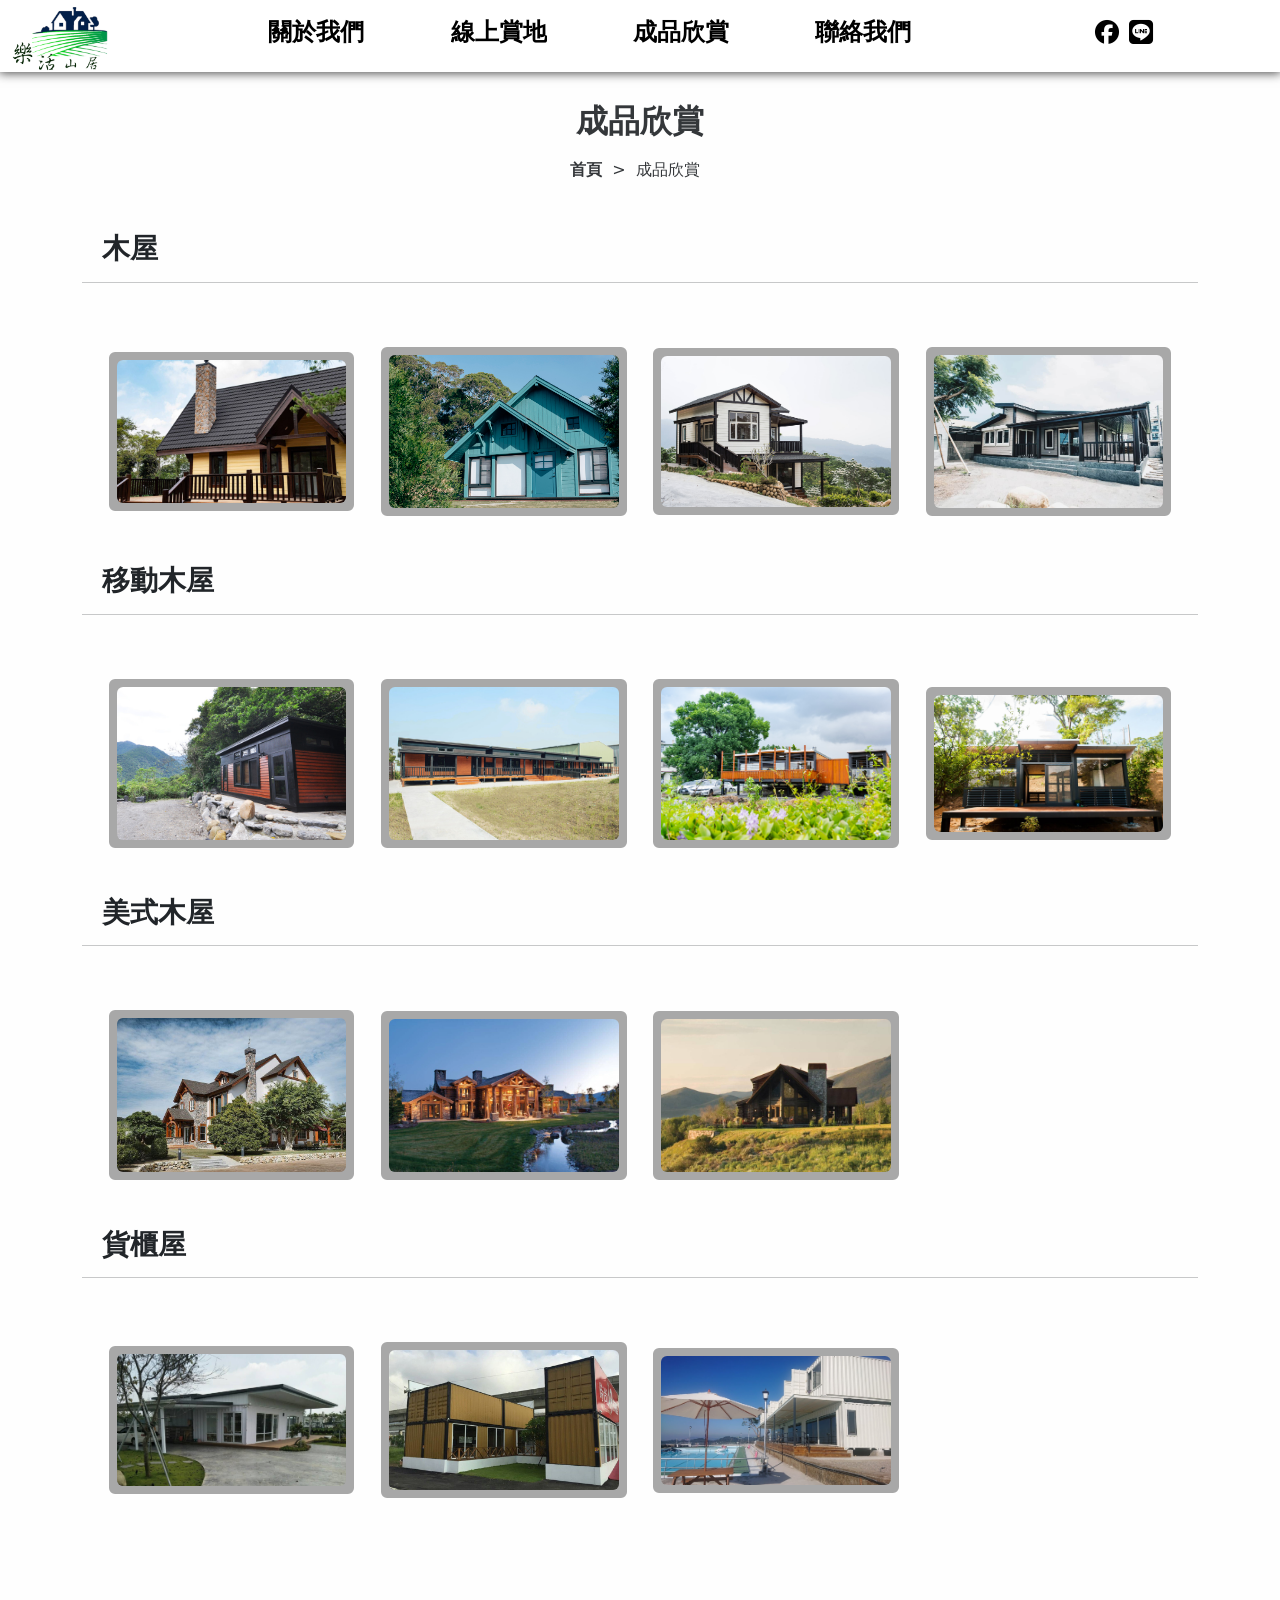
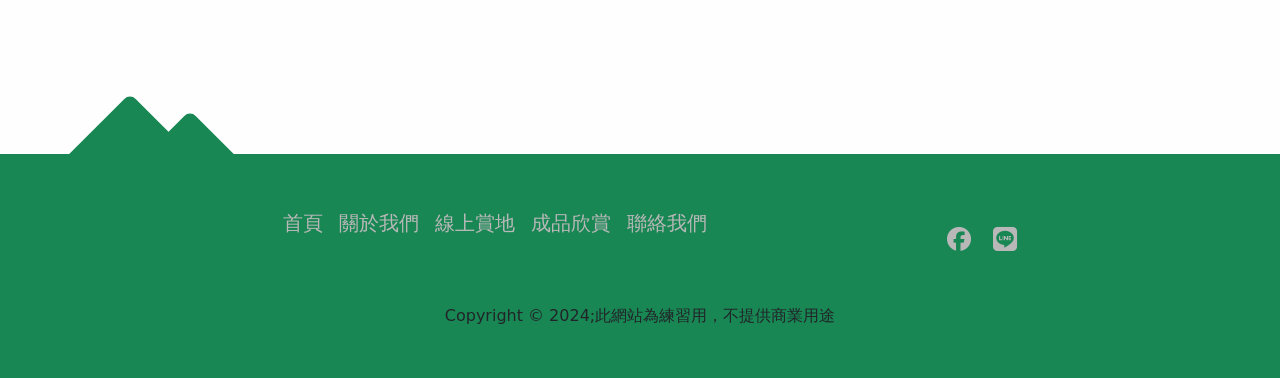
<file: 成品欣賞.html>
<!DOCTYPE html>
<html lang="en">
<head>
    <meta charset="UTF-8">
    <meta name="viewport" content="width=device-width, initial-scale=1.0">
    <title>成品欣賞</title>
    <link rel="stylesheet" href="./bootstrap/bootstrap.css">
    <link rel="stylesheet" href="https://cdnjs.cloudflare.com/ajax/libs/font-awesome/6.5.2/css/all.min.css" integrity="sha512-SnH5WK+bZxgPHs44uWIX+LLJAJ9/2PkPKZ5QiAj6Ta86w+fsb2TkcmfRyVX3pBnMFcV7oQPJkl9QevSCWr3W6A==" crossorigin="anonymous" referrerpolicy="no-referrer" />
    <link rel="stylesheet" href="./css/style.css">
    <style>
    </style>

</head>
<body>
    <!-- nav -->
    <header class="w-100">
        <div class="row align-items-center flex-wrap">
            <div class="col-2">
                <a href="./index.html">
                    <img src="./logo/loge-1.png" class="logo">
                </a>
            </div>
            <div class="col-7">
                <ul id="headerList" class="header-list d-flex flex-wrap fs-4 pt-2">
                    <li><a href="./關於我們.html">關於我們</a></li>
                    <li><a href="./線上賞地.html">線上賞地</a></li>
                    <li><a href="./成品欣賞.html">成品欣賞</a></li>
                    <li><a href="./聯絡我們.html">聯絡我們</a></li>
                </ul>
            </div>
            <div class="myIcon col-3 d-flex">
                <a href="https://www.facebook.com/groups/phpd07">
                    <i class="fa-brands fa-facebook fs-4"></i>
                </a>
                <a href="https://line.me/ti/g2/gqNUHmNTF9mK-WS8Scur-y9gAj6WqtBKntv1xg?utm_source=invitation&utm_medium=link_copy&utm_campaign=default">
                    <i class="fa-brands fa-line fs-4"></i>
                </a>
                <div id="Mlist">
                    <i id="Mlist1"></i>
                    <i id="Mlist2"></i>
                    <i id="Mlist3"></i>
                </div>
            </div>

        </div>
    </header>
    <!-- 標題 -->
    <div class="title">
        <h2>成品欣賞</h2>
        <ol class="breadCrumb">
            <li><a href="./index.html">首頁</a></li>
            <li>成品欣賞</li>
        </ol>
    </div>

    <!-- 內容 -->
    <div class="container-md block">
        <!-- 木屋 -->
        <h3>木屋</h3>
        <hr>
        <div class="Card d-flex justify-content-evenly flex-wrap align-items-center pt-5">
            <div onclick="myOpen('showImg1')" class="Card-item rounded-2">
                <img src="./img/房子/木屋1/01.jpg" class="w-100 rounded-2">
            </div>
            <div onclick="myOpen('showImg2')" class="Card-item rounded-2">
                <img src="./img/房子/木屋2/01.jpg" class="w-100 rounded-2">
            </div>
            <div onclick="myOpen('showImg3')" class="Card-item rounded-2">
                <img src="./img/房子/木屋3/01.jpg" class="w-100 rounded-2">
            </div>
            <div onclick="myOpen('showImg4')" class="Card-item rounded-2">
                <img src="./img/房子/木屋4/01.jpeg" class="w-100 rounded-2">
            </div>
        </div>
        <!-- 移動木屋 -->
        <div class="pt-5">
            <h3>移動木屋</h3>
            <hr>
            <div class="Card d-flex justify-content-evenly flex-wrap align-items-center pt-5">
                <div onclick="myOpen('showImg5')" class="Card-item rounded-2">
                    <img src="./img/房子/移動方舟1/01.jpg" class="w-100 rounded-2">
                </div>
                <div onclick="myOpen('showImg6')" class="Card-item rounded-2">
                    <img src="./img/房子/移動方舟2/01.jpg" class="w-100 rounded-2">
                </div>
                <div onclick="myOpen('showImg8')" class="Card-item rounded-2">
                    <img src="./img/房子/移動木屋2/01.jpg" class="w-100 rounded-2">
                </div>
                <div onclick="myOpen('showImg7')" class="Card-item rounded-2">
                    <img src="./img/房子/移動木屋1/01.jpg" class="w-100 rounded-2">
                </div>
            </div>
        </div>
        <!-- 美式木屋 -->
        <div class="pt-5">
            <h3>美式木屋</h3>
            <hr>
            <div class="Card d-flex justify-content-evenly flex-wrap align-items-center pt-5">
                <div onclick="myOpen('showImg9')" class="Card-item rounded-2">
                    <img src="./img/房子/美式木屋1/01.jpg" class="w-100 rounded-2">
                </div>
                <div onclick="myOpen('showImg10')" class="Card-item rounded-2">
                    <img src="./img/房子/美式木屋2/01.jpg" class="w-100 rounded-2">
                </div>
                <div onclick="myOpen('showImg11')" class="Card-item rounded-2">
                    <img src="./img/房子/美式木屋3/01.jpg" class="w-100 rounded-2">
                </div>
                <div class="Card-item rounded-2 invisible">
                    <img src="./img/房子/美式木屋3/01.jpg" class="w-100 rounded-2">
                </div>
            </div>
        </div>
        <!-- 貨櫃屋 -->
        <div class="pt-5">
            <h3>貨櫃屋</h3>
            <hr>
            <div class="Card d-flex justify-content-evenly flex-wrap align-items-center pt-5">
                <div onclick="myOpen('showImg12')" class="Card-item rounded-2">
                    <img src="./img/房子/貨櫃屋2/01.jpg" class="w-100 rounded-2">
                </div>
                <div onclick="myOpen('showImg14')" class="Card-item rounded-2">
                    <img src="./img/房子/貨櫃屋4/01.jpg" class="w-100 rounded-2">
                </div>
                <div onclick="myOpen('showImg13')" class="Card-item rounded-2">
                    <img src="./img/房子/貨櫃屋3/01.jpg" class="w-100 rounded-2">
                </div>
                <div class="Card-item rounded-2 invisible">
                    <img src="./img/房子/貨櫃屋4/01.jpg" class="w-100 rounded-2">
                </div>
            </div>
        </div>
    </div>


    
    <!-- 點擊的圖片 -->
    <div id="showImg1" class="show-img">
        <div class="show-img-contain">
            <i onclick="myOff('showImg1')" class="fa-solid fa-xmark clos2 fs-4"></i>
                <p onclick="change ('img1',img1, -1)" class="fs-1 pre">&lang;</p>
                <img id="img1" src="./img/房子/木屋1/01.jpg" class="myImg">
                <p onclick="change ('img1',img1, 1)" class="fs-1 next">&rang;</p>
        </div>
    </div>
    <div id="showImg2" class="show-img">
        <div class="show-img-contain">
            <i onclick="myOff('showImg2')" class="fa-solid fa-xmark clos2 fs-4"></i>
            <p onclick="change ('img2',img2, -1)" class="fs-1 pre">&lang;</p>
            <img id="img2" src="./img/房子/木屋2/01.jpg" class="myImg">
            <p onclick="change ('img2',img2, 1)" class="fs-1 next">&rang;</p>
        </div>
    </div>
    <div id="showImg3" class="show-img">
        <div class="show-img-contain">
            <i onclick="myOff('showImg3')" class="fa-solid fa-xmark clos2 fs-4"></i>
            <p onclick="change ('img3',img3, -1)" class="fs-1 pre">&lang;</p>
            <img id="img3" src="./img/房子/木屋3/01.jpg" class="myImg">
            <p onclick="change ('img3',img3, 1)" class="fs-1 next">&rang;</p>
        </div>
    </div>
    <div id="showImg4" class="show-img">
        <div class="show-img-contain">
            <i onclick="myOff('showImg4')" class="fa-solid fa-xmark clos2 fs-4"></i>
            <p onclick="change ('img4',img4, -1)" class="fs-1 pre">&lang;</p>
            <img id="img4" src="./img/房子/木屋4/01.jpeg" class="myImg w-100">
            <p onclick="change ('img4',img4, 1)" class="fs-1 next">&rang;</p>
        </div>
    </div>
    <div id="showImg5" class="show-img">
        <div class="show-img-contain">
            <i onclick="myOff('showImg5')" class="fa-solid fa-xmark clos2 fs-4"></i>
            <p onclick="change ('img5',img5, -1)" class="fs-1 pre">&lang;</p>
            <img id="img5" src="./img/房子/移動方舟1/01.jpg" class="myImg w-100">
            <p onclick="change ('img5',img5, 1)" class="fs-1 next">&rang;</p>
        </div>
    </div>
    <div id="showImg6" class="show-img">
        <div class="show-img-contain">
            <i onclick="myOff('showImg6')" class="fa-solid fa-xmark clos2 fs-4"></i>
            <p onclick="change ('img6',img6, -1)" class="fs-1 pre">&lang;</p>
            <img id="img6" src="./img/房子/移動方舟2/01.jpg" class="myImg w-100">
            <p onclick="change ('img6',img6, 1)" class="fs-1 next">&rang;</p>
        </div>
    </div>
    <div id="showImg7" class="show-img">
        <div class="show-img-contain">
            <i onclick="myOff('showImg7')" class="fa-solid fa-xmark clos2 fs-4"></i>
            <p onclick="change ('img7',img7, -1)" class="fs-1 pre">&lang;</p>
            <img id="img7" src="./img/房子/移動木屋1/01.jpg" class="myImg w-100">
            <p onclick="change ('img7',img7, 1)" class="fs-1 next">&rang;</p>
        </div>
    </div>
    <div id="showImg8" class="show-img">
        <div class="show-img-contain">
            <i onclick="myOff('showImg8')" class="fa-solid fa-xmark clos2 fs-4"></i>
            <p onclick="change ('img8',img8, -1)" class="fs-1 pre">&lang;</p>
            <img id="img8" src="./img/房子/移動木屋2/01.jpg" class="myImg w-100">
            <p onclick="change ('img8',img8, 1)" class="fs-1 next">&rang;</p>
        </div>
    </div>
    <div id="showImg9" class="show-img">
        <div class="show-img-contain">
            <i onclick="myOff('showImg9')" class="fa-solid fa-xmark clos2 fs-4"></i>
            <p onclick="change ('img9',img9, -1)" class="fs-1 pre">&lang;</p>
            <img id="img9" src="./img/房子/美式木屋1/01.jpg" class="myImg w-100">
            <p onclick="change ('img9',img9, 1)" class="fs-1 next">&rang;</p>
        </div>
    </div>
    <div id="showImg10" class="show-img">
        <div class="show-img-contain">
            <i onclick="myOff('showImg10')" class="fa-solid fa-xmark clos2 fs-4"></i>
            <p onclick="change ('img10',img10, -1)" class="fs-1 pre">&lang;</p>
            <img id="img10" src="./img/房子/美式木屋2/01.jpg" class="myImg w-100">
            <p onclick="change ('img10',img10, 1)" class="fs-1 next">&rang;</p>
        </div>
    </div>
    <div id="showImg11" class="show-img">
        <div class="show-img-contain">
            <i onclick="myOff('showImg11')" class="fa-solid fa-xmark clos2 fs-4"></i>
            <p onclick="change ('img11',img11, -1)" class="fs-1 pre">&lang;</p>
            <img id="img11" src="./img/房子/美式木屋3/01.jpg" class="myImg w-100">
            <p onclick="change ('img11',img11, 1)" class="fs-1 next">&rang;</p>
        </div>
    </div>
    <div id="showImg12" class="show-img">
        <div class="show-img-contain">
            <i onclick="myOff('showImg12')" class="fa-solid fa-xmark clos2 fs-4"></i>
            <p onclick="change ('img12',img12, -1)" class="fs-1 pre">&lang;</p>
            <img id="img12" src="./img/房子/貨櫃屋2/01.jpg" class="myImg w-100">
            <p onclick="change ('img12',img12, 1)" class="fs-1 next">&rang;</p>
        </div>
    </div>




    <div id="showImg13" class="show-img">
        <div class="show-img-contain">
            <i onclick="myOff('showImg13')" class="fa-solid fa-xmark clos2 fs-4"></i>
            <p onclick="change ('img13', img13, -1)" class="fs-1 pre">&lang;</p>
            <img id="img13" src="./img/房子/貨櫃屋3/01.jpg" class="myImg w-100">
            <p onclick="change ('img13', img13, 1)" class="fs-1 next">&rang;</p>
        </div>
    </div>




    <div id="showImg14" class="show-img">
        <div class="show-img-contain">
            <i onclick="myOff('showImg14')" class="fa-solid fa-xmark clos2 fs-4"></i>
            <p onclick="change ('img14',img14 -1)" class="fs-1 pre">&lang;</p>
            <img id="img14" src="./img/房子/貨櫃屋4/01.jpg" class="myImg w-100">
            <p onclick="change ('img14',img14, 1)" class="fs-1 next">&rang;</p>
        </div>
    </div>










    <!-- footer -->
    <div class=" footer w-100 bg-success position-relative">
        <div class="d-flex justify-content-evenly">
            <ul class="d-flex justify-content-center fs-4 w-40 text-center">
                <li><a href="index.html">首頁</a></li>
                <li><a href="./關於我們.html">關於我們</a></li>
                <li><a href="./線上賞地.html">線上賞地</a></li>
                <li><a href="./成品欣賞.html">成品欣賞</a></li>
                <li><a href="./聯絡我們.html">聯絡我們</a></li>
            </ul>
            <div class="icon">
                <a href="https://www.facebook.com/groups/phpd07">
                    <i class="fa-brands fa-facebook fs-4"></i>
                </a>
                <a href="https://line.me/ti/g2/gqNUHmNTF9mK-WS8Scur-y9gAj6WqtBKntv1xg?utm_source=invitation&utm_medium=link_copy&utm_campaign=default">
                    <i class="fa-brands fa-line fs-4"></i>
                </a>
            </div>
        </div>
        <div class="copyright text-center pt-5">Copyright &copy 2024;此網站為練習用，不提供商業用途</div>
        <div class="mon1 bg-success position-absolute"></div>
        <div class="mon2 bg-success position-absolute"></div>
    </div>






    <script src="./js/main.js"></script>
    <script src="./js/成品欣賞.js"></script>
    <script src="./bootstrap/bootstrap.bundle.js"></script>
    
</body>
</html>
</file>
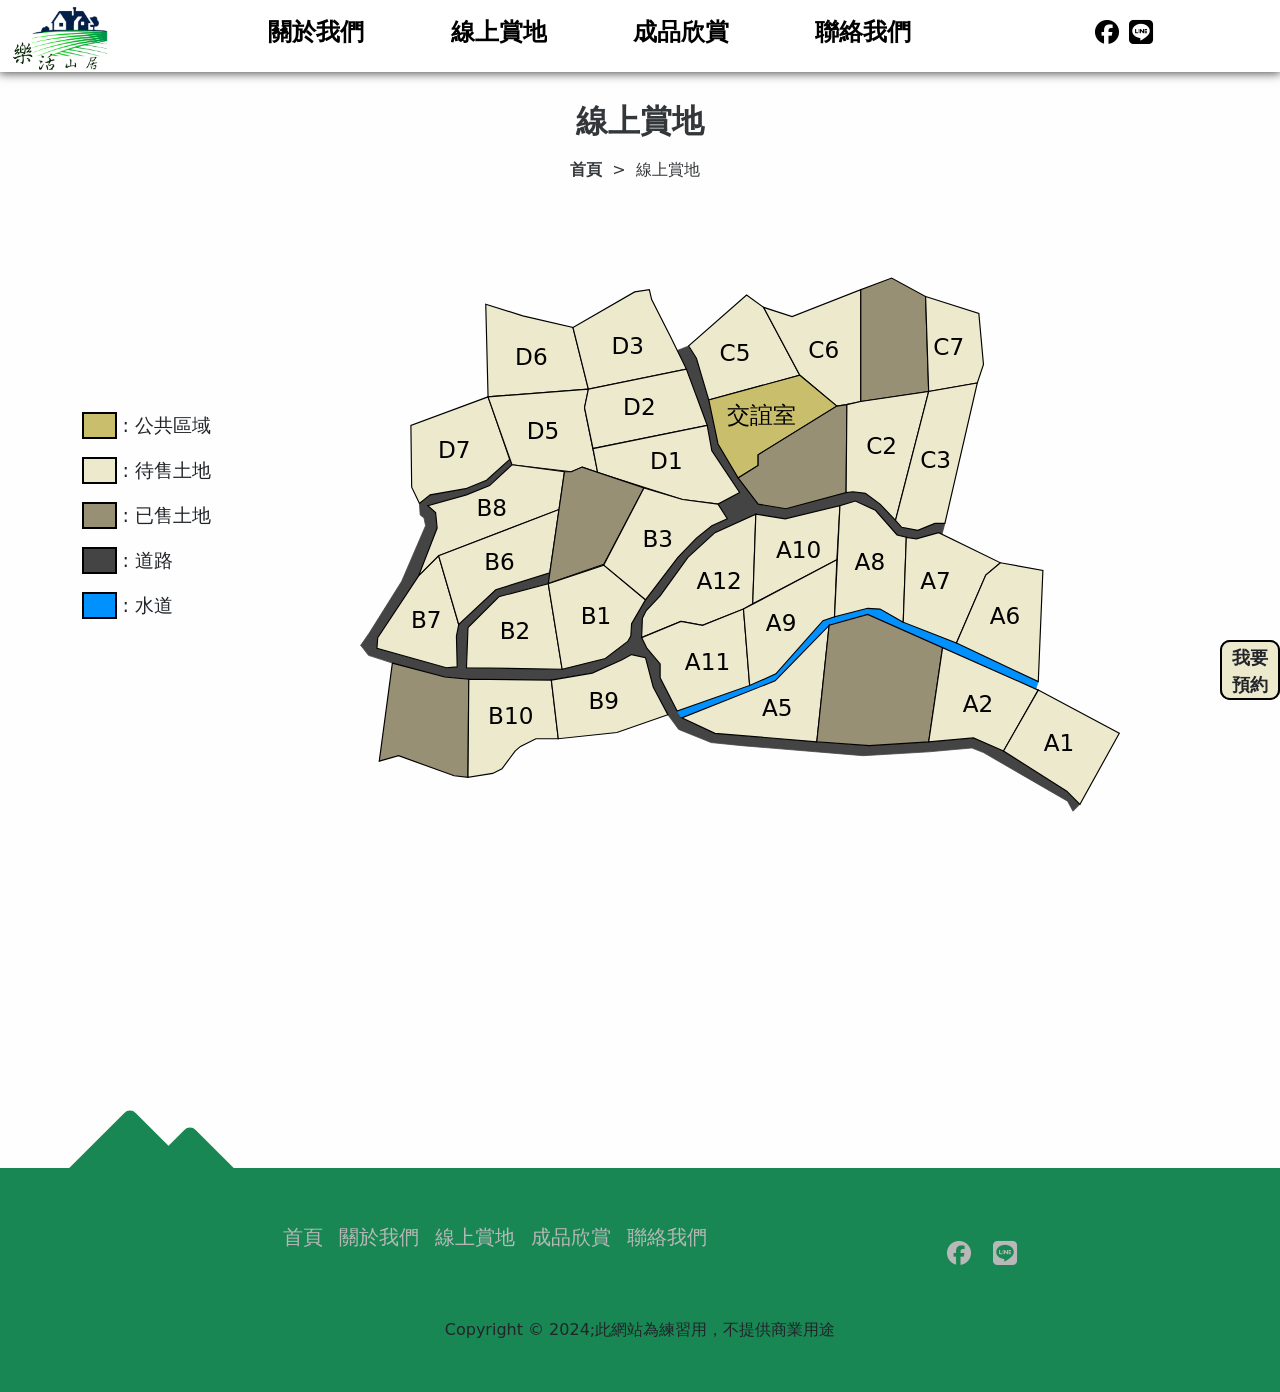
<file: 線上賞地.html>
<!DOCTYPE html>
<html lang="en">

<head>
    <meta charset="UTF-8">
    <meta name="viewport" content="width=device-width, initial-scale=1.0">
    <title>線上賞地</title>
    <link rel="stylesheet" href="./bootstrap/bootstrap.css">
    <link rel="stylesheet" href="https://cdnjs.cloudflare.com/ajax/libs/font-awesome/6.5.2/css/all.min.css"
        integrity="sha512-SnH5WK+bZxgPHs44uWIX+LLJAJ9/2PkPKZ5QiAj6Ta86w+fsb2TkcmfRyVX3pBnMFcV7oQPJkl9QevSCWr3W6A=="
        crossorigin="anonymous" referrerpolicy="no-referrer" />
    <link rel="stylesheet" href="./css/style.css">
    <style>
    </style>

</head>

<body>
    <!-- nav -->
    <header class="w-100">
        <div class="row align-items-center flex-wrap">
            <div class="col-2">
                <a href="./index.html">
                    <img src="./logo/loge-1.png" class="logo">
                </a>
            </div>
            <div class="col-7">
                <ul id="headerList" class="header-list d-flex flex-wrap fs-4 pt-2">
                    <li><a href="./關於我們.html">關於我們</a></li>
                    <li><a href="./線上賞地.html">線上賞地</a></li>
                    <li><a href="./成品欣賞.html">成品欣賞</a></li>
                    <li><a href="./聯絡我們.html">聯絡我們</a></li>
                </ul>
            </div>
            <div class="myIcon col-3 d-flex">
                <a href="https://www.facebook.com/groups/phpd07">
                    <i class="fa-brands fa-facebook fs-4"></i>
                </a>
                <a
                    href="https://line.me/ti/g2/gqNUHmNTF9mK-WS8Scur-y9gAj6WqtBKntv1xg?utm_source=invitation&utm_medium=link_copy&utm_campaign=default">
                    <i class="fa-brands fa-line fs-4"></i>
                </a>
                <div id="Mlist">
                    <i id="Mlist1"></i>
                    <i id="Mlist2"></i>
                    <i id="Mlist3"></i>
                </div>
            </div>

        </div>
    </header>
    <div class="title">
        <h2>線上賞地</h2>
        <ol class="breadCrumb">
            <li><a href="./index.html">首頁</a></li>
            <li>線上賞地</li>
        </ol>
    </div>

    <!-- 地圖 -->
    <div class="container-md block-map">
        <div class="row">
            <div class="col-2">
                <!-- 圖例 -->
                <div class="caption">
                    <p class="f-size"><span class="test-b">.....</span> : 公共區域</p>
                    <p class="f-size"><span class="test-a">.....</span> : 待售土地</p>
                    <p class="f-size"><span class="test-c">.....</span> : 已售土地</p>
                    <p class="f-size"><span class="test-d">.....</span> : 道路</p>
                    <p class="f-size"><span class="test-e">.....</span> : 水道</p>
                </div>
            </div>
            <div class="col-10">
                <svg id="svg" width="1000" height="700" viewBox="0 0 1200 800">>
                    <!-- 路 -->
                    <polygon class="road"
                        points="864,362, 835,370, 822,368, 810,365, 782,333, 756,321, 736,327, 665,344, 627,338, 630,325, 666,331, 744,310, 753,309, 769,311, 788,325, 808,346, 816,355, 837,359, 859,350, 872,350, 868,365">
                    </polygon>
                    <polygon class="road"
                        points="1038,723, 1031,710, 922,647, 907,641, 851,646, 766,651, 609,638, 569,634, 527,617, 513,598, 525,593, 531,602, 574,622, 706,633, 774,638, 851,633, 909,628, 948, 645, 1030,697, 1047,714">
                    </polygon>
                    <polygon class="road"
                        points="513,598, 494,562, 484,524, 466,520, 461,503, 465,496, 466,480, 472,464, 484,449, 526,394, 550,369, 570,353, 590,344, 578,325, 606,310, 570,256, 564,226, 537,150, 520,128, 540,120, 550,136, 566,190, 578,247, 604,291, 630,325, 627,338, 574,362, 539,394, 503,444, 485,463, 480,473, 480,473, 480,473, 479,498, 486,512, 503,532, 503,550, 525,593">
                    </polygon>
                    <polygon class="road"
                        points="484,524, 466,520, 453,527, 415,544, 362,553, 255,552, 224,549, 156,531, 125,521, 115,508, 136,512, 226,537, 252,537, 376,539, 432,525, 461,503">
                    </polygon>
                    <polygon class="road"
                        points="226,537, 240,536, 239,496, 242,481, 290,436, 360,414, 358,428, 294,445, 254,485, 252,537">
                    </polygon>
                    <polygon class="road"
                        points="115,508, 126,492, 168,425, 199,353, 197,343, 192,339, 191,324, 205,313, 251,305, 278,294, 308,267, 311,274, 282,301, 252,313, 202,327, 212,336, 314,356, 190,418, 137,498, 136,512">
                    </polygon>

                    <!-- 河 -->
                    <polygon class="river"
                        points="531,602, 525,593, 619,560, 653,545, 714,476, 729,471, 772,460, 788,461, 818,476, 887,505, 993,555, 990,564, 869,511, 772,468, 722,481, 652,554, 531,602">
                    </polygon>

                    <!-- 地 -->
                    <polygon onmouseover="myOut('d7')" onmouseout="myIn('d7')" class="a"
                        points="191,324, 181,303, 180,223, 280,186, 308,267, 278,294, 251,305, 205,313"></polygon>
                    <text id="d7" x="215" y="265">D7</text>
                    <polygon onmouseover="myOut('d6')" onmouseout="myIn('d6')" class="a"
                        points="280,186, 277,66, 325,81, 390,96, 410,176"></polygon>
                    <text id="d6" x="315" y="145">D6</text>
                    <a onclick="opened('C3', 'C3b')">
                        <polygon onmouseover="myOut('d5')" onmouseout="myIn('d5')" class="a"
                            points="311,274, 280,186, 410,176, 405,200, 422,284, 402,277, 388,283"></polygon>
                        <text id="d5" x="330" y="240">D5</text>
                    </a>

                    <polygon onmouseover="myOut('d3')" onmouseout="myIn('d3')" class="a"
                        points="410,176, 390,96, 470,50, 489,47, 492,60, 516,107, 537,150"></polygon>
                    <text id="d3" x="440" y="130">D3</text>
                    <polygon onmouseover="myOut('d2')" onmouseout="myIn('d2')" class="a"
                        points="416,253, 405,200, 410,176, 537,150, 564,223"></polygon>
                    <text id="d2" x="455" y="210">D2</text>

                    <polygon onmouseover="myOut('d1')" onmouseout="myIn('d1')" class="a"
                        points="422,284, 416,253, 564,223, 570,256, 606,310, 578,325, 532,319"></polygon>
                    <text id="d1" x="490" y="280">D1</text>

                    <polygon onclick="opened('C4', 'C4b')" onmouseover="myOut('b8')" onmouseout="myIn('b8')" class="a"
                        points="190,418, 214,356, 212,336, 202,327, 252,313, 282,301, 311,274, 379,283, 372,332, 216,392">
                    </polygon>
                    <text id="b8" x="265" y="340">B8</text>
                    <polygon onmouseover="myOut('b7')" onmouseout="myIn('b7')" class="a"
                        points="136,512, 137,498, 190,418, 216,392, 242,481, 239,496, 240,536, 226,537"></polygon>
                    <text id="b7" x="180" y="485">B7</text>
                    <polygon onmouseover="myOut('b6')" onmouseout="myIn('b6')" class="a"
                        points="242,481, 216,392, 372,332, 360,414, 290,436"></polygon>
                    <text id="b6" x="275" y="410">B6</text>
                    <polygon class="c" id="b5" points="358,428, 379,283, 388,283, 402,277, 482,304, 430,403"></polygon>
                    <polygon class="c" id="b13" points="139,658, 156,531, 224,549, 255,552, 254,679, 236,677, 164,651">
                    </polygon>
                    <polygon onmouseover="myOut('b10')" onmouseout="myIn('b10')" class="a"
                        points="254,679, 255,552, 362,553, 371,629, 342,629, 322,639, 315,645, 298,668, 286,674">
                    </polygon>
                    <text id="b10" x="280" y="610">B10</text>
                    <polygon onmouseover="myOut('b9')" onmouseout="myIn('b9')" class="a"
                        points="371,629, 362,553, 415,544, 453,527, 466,520, 484,524, 494,562, 513,598, 447,621">
                    </polygon>
                    <text id="b9" x="410" y="590">B9</text>
                    <polygon onmouseover="myOut('b2')" onmouseout="myIn('b2')" class="a"
                        points="252,537, 254,485, 294,445, 358,428, 376,539"></polygon>
                    <text id="b2" x="295" y="500">B2</text>
                    <polygon onmouseover="myOut('b1')" onmouseout="myIn('b1')" class="a"
                        points="376,539, 358,428, 430,404, 484,449, 466,480, 465,496, 461,503, 432,525"></polygon>
                    <text id="b1" x="400" y="480">B1</text>
                    <a onclick="opened('C2', 'C2b')">
                        <polygon onmouseover="myOut('b3')" onmouseout="myIn('b3')" class="a"
                            points="484,449, 430,404, 482,304, 532,319, 578,325, 590,344, 570,353, 550,369, 526,394">
                        </polygon>
                        <text id="b3" x="480" y="380">B3</text>
                    </a>

                    <polygon onmouseover="myOut('c5')" onmouseout="myIn('c5')" class="a"
                        points="566,190, 550,136, 540,120, 615,54, 637,70, 684,158"></polygon>
                    <text id="c5" x="580" y="140">C5</text>
                    <polygon onmouseover="myOut('c6')" onmouseout="myIn('c6')" class="a"
                        points="745,196, 732,198, 684,158, 637,70 674,82, 763,47 763,192"></polygon>
                    <text id="c6" x="695" y="135">C6</text>
                    <polygon onmouseover="myOut('rm')" onmouseout="myIn('rm')" class="b"
                        points="604,291, 578,247, 566,190, 684,158, 732,198, 630,261, 630,275"></polygon>
                    <text id="rm" x="590" y="220">交誼室</text>
                    <polygon class="c" id="c1"
                        points="630,325, 604,291, 630,275, 630,261, 732,198, 745,196, 744,310, 666,331"></polygon>
                    <polygon class="c" id="c12" points="763,192, 763,47, 803,32, 847,56, 851,179"></polygon>
                    <polygon onmouseover="myOut('c2')" onmouseout="myIn('c2')" class="a"
                        points="744,310, 745,196, 763,192, 851,179, 808,346, 788,325, 769,311, 753,309"></polygon>
                    <text id="c2" x="770" y="260">C2</text>
                    <polygon onmouseover="myOut('c7')" onmouseout="myIn('c7')" class="a"
                        points="847,56, 916,78, 922,144, 914,168, 851,179"></polygon>
                    <text id="c7" x="857" y="132">C7</text>
                    <polygon onmouseover="myOut('c3')" onmouseout="myIn('c3')" class="a"
                        points="808,346, 851,179, 914,168, 872,350, 859,350, 837,359, 816,355"></polygon>
                    <text id="c3" x="840" y="278">C3</text>
                    <polygon onmouseover="myOut('a12')" onmouseout="myIn('a12')" class="a"
                        points="479,498, 480,473, 485,463, 503,444, 539,394, 574,362, 627,338, 623,454, 611,461, 558,482, 530,477">
                    </polygon>
                    <text id="a12" x="550" y="435">A12</text>
                    <polygon onmouseover="myOut('a11')" onmouseout="myIn('a11')" class="a"
                        points="525,593, 503,550, 503,532, 486,512, 479,498, 530,477, 558,482, 611,461, 619,560">
                    </polygon>
                    <text id="a11" x="535" y="540">A11</text>
                    <polygon onmouseover="myOut('a10')" onmouseout="myIn('a10')" class="a"
                        points="623,454, 627,338, 665,344, 736,327, 732,397"></polygon>
                    <text id="a10" x="653" y="395">A10</text>
                    <polygon onmouseover="myOut('a9')" onmouseout="myIn('a9')" class="a"
                        points="619,560, 611,461, 732,397, 729,471, 714,476, 653,545"></polygon>
                    <text id="a9" x="640" y="490">A9</text>
                    <polygon onmouseover="myOut('a8')" onmouseout="myIn('a8')" class="a"
                        points="729,471, 736,327, 756,321, 782,333, 810,365, 822,368, 818,478, 788,461, 772,460">
                    </polygon>
                    <text id="a8" x="755" y="410">A8</text>
                    <polygon onmouseover="myOut('a7')" onmouseout="myIn('a7')" class="a"
                        points="818,478, 822,368, 835,370, 864,362, 944,401, 925,417, 887,505"></polygon>
                    <text id="a7" x="840" y="435">A7</text>
                    <polygon onmouseover="myOut('a6')" onmouseout="myIn('a6')" class="a"
                        points="887,505, 925,417, 944,401, 999,411, 993,555"></polygon>
                    <text id="a6" x="930" y="480">A6</text>
                    <polygon onmouseover="myOut('a5')" onmouseout="myIn('a5')" class="a"
                        points="706,633, 574,622, 531,602, 652,554, 722,482"></polygon>
                    <text id="a5" x="635" y="600">A5</text>
                    <polygon class="c" id="a4" points="851,633, 774,638, 706,633, 722,482, 772,468, 869,511"></polygon>

                    <polygon onmouseover="myOut('a2')" onmouseout="myIn('a2')" class="a"
                        points="948,645, 909,628, 851,633, 869,511, 993,566"></polygon>
                    <text id="a2" x="895" y="595">A2</text>
                    <a onclick="opened('C1' ,'C1b')">
                        <polygon onmouseover="myOut('a1')" onmouseout="myIn('a1')" class="a"
                            points="1047,714, 1030,697, 948,645, 993,566, 1098,622"></polygon>
                        <text id="a1" x="1000" y="645">A1</text>
                    </a>
                </svg>
            </div>
        </div>
    </div>
        <!-- =======a1============= -->
        <div id="C1b" class="show-img">
            <div class="show-img-contain">
                <div id="C1" class="c2-0">
                    <div class="row block1 bg-dark rounded-2">
                        <div onclick="closed('C1', 'C1b')">
                            <i class="fa-solid fa-xmark clos"></i>
                        </div>
                        <div class="col-12 p-2 position-relative">
                            <img id="img1_1" src="./img/地形照片/1-1.jpg" class="w-100">
                            <img id="img1_2" src="./img/地形照片/1-2.jpg" class="hide w-100">
                            <img id="img1_3" src="./img/地形照片/1-3.jpg" class="hide w-100">
                            <p class="mySize">總坪數: 776坪</p>
                        </div>
                        <div class="col-4 p-2">
                            <a onclick="change1()">
                                <img src="./img/地形照片/1-1.jpg" class="pointer w-100 rounded-1">
                            </a>
                        </div>
                        <div class="col-4 p-2">
                            <a onclick="change2()">
                                <img src="./img/地形照片/1-2.jpg" class="pointer w-100 rounded-1">
                            </a>
                        </div>
                        <div class="col-4 p-2">
                            <a onclick="change3()">
                                <img src="./img/地形照片/1-3.jpg" class="pointer w-100 rounded-1">
                            </a>
                        </div>
                    </div>
                </div>
            </div>
        </div>

        <!-- =======b3============= -->
        <div id="C2b" class="show-img">
            <div class="show-img-contain">
                <div id="C2" class="c2-0">
                    <div class="row block1 bg-dark rounded-2">
                        <div onclick="closed('C2', 'C2b')">
                            <i class="fa-solid fa-xmark clos"></i>
                        </div>
                        <div class="col-12 p-2 position-relative">
                            <img id="img2_1" src="./img/地形照片/2-1.jpg" class="w-100">
                            <img id="img2_2" src="./img/地形照片/2-2.jpg" class="hide w-100">
                            <img id="img2_3" src="./img/地形照片/2-3.jpg" class="hide w-100">
                            <p class="mySize">總坪數: 785坪</p>
                        </div>
                        <div class="col-4 p-2">
                            <a onclick="change201()">
                                <img src="./img/地形照片/2-1.jpg" class="pointer w-100 rounded-1">
                            </a>
                        </div>
                        <div class="col-4 p-2">
                            <a onclick="change202()">
                                <img src="./img/地形照片/2-2.jpg" class="pointer w-100 rounded-1">
                            </a>
                        </div>
                        <div class="col-4 p-2">
                            <a onclick="change203()">
                                <img src="./img/地形照片/2-3.jpg" class="pointer w-100 rounded-1">
                            </a>
                        </div>
                    </div>
                </div>
            </div>
        </div>

        <!-- =======d5============= -->
        <div id="C3b" class="show-img">
            <div class="show-img-contain">
                <div id="C3" class="c2-0">
                    <div class="row block1 bg-dark rounded-2">
                        <div onclick="closed('C3', 'C3b')">
                            <i class="fa-solid fa-xmark clos"></i>
                        </div>
                        <div class="col-12 p-2 position-relative">
                            <img id="img6_1" src="./img/地形照片/6-1.jpg" class="w-100">
                            <img id="img6_2" src="./img/地形照片/6-2.jpg" class="hide w-100">
                            <img id="img6_3" src="./img/地形照片/6-3.jpg" class="hide w-100">
                            <p class="mySize">總坪數: 790坪</p>
                        </div>
                        <div class="col-4 p-2">
                            <a onclick="change601()">
                                <img src="./img/地形照片/6-1.jpg" class="pointer w-100 rounded-1">
                            </a>
                        </div>
                        <div class="col-4 p-2">
                            <a onclick="change602()">
                                <img src="./img/地形照片/6-2.jpg" class="pointer w-100 rounded-1">
                            </a>
                        </div>
                        <div class="col-4 p-2">
                            <a onclick="change603()">
                                <img src="./img/地形照片/6-3.jpg" class="pointer w-100 rounded-1">
                            </a>
                        </div>
                    </div>
                </div>
            </div>

        </div>

        <!-- ============d1==================== -->
        <div id="C4b" class="show-img">
            <div class="show-img-contain">
                <div id="C4" class="c2-4 bg-dark rounded-2">
                    <div onclick="closed('C4', 'C4b')">
                        <i class="fa-solid fa-xmark clos"></i>
                    </div>
                    <div class="img-container">
                        <img id="myMainImg1" class="w-100" src="./img/地形照片/地形1/01.webp">
                        <p class="mySize">總坪數: 872坪</p>
                    </div>
                    <div class="list-con">
                        <button id="prevButton" class="button" disabled>&lang;</button>
                        <div class="list-container bg-dark">
                            <div id="list" class="list">
                                <div class="list-item">
                                    <img onclick="myChangeImg('myMainImg1', img40[0])" src="./img/地形照片/地形1/01.webp">
                                </div>
                                <div class="list-item">
                                    <img onclick="myChangeImg('myMainImg1', img40[1])" src="./img/地形照片/地形1/02.webp">
                                </div>
                                <div class="list-item">
                                    <img onclick="myChangeImg('myMainImg1', img40[2])" src="./img/地形照片/地形1/03.webp">
                                </div>
                                <div class="list-item">
                                    <img onclick="myChangeImg('myMainImg1', img40[3])" src="./img/地形照片/地形1/04.webp">
                                </div>
                                <div class="list-item">
                                    <img onclick="myChangeImg('myMainImg1', img40[4])" src="./img/地形照片/地形1/05.webp">
                                </div>
                                <div class="list-item">
                                    <img onclick="myChangeImg('myMainImg1', img40[5])" src="./img/地形照片/地形1/06.webp">
                                </div>
                                <div class="list-item">
                                    <img onclick="myChangeImg('myMainImg1', img40[6])" src="./img/地形照片/地形1/07.webp">
                                </div>
                                <div class="list-item">
                                    <img onclick="myChangeImg('myMainImg1', img40[7])" src="./img/地形照片/地形1/08.webp">
                                </div>
                            </div>
                        </div>
                        <button id="nextButton" class="button">&rang;</button>
                    </div>
                </div>
            </div>
        </div>

        <!-- 馬上預約 -->
        <div class="reserve">
            <!-- <div id="reserveItem1">我要預約</div> -->
            <div onclick="myExpand()" id="reserveItem1">我要預約</div>
            <div id="reserveItem2">
                <a href="tel:+886-9-123456789">
                    <i class="fa-solid fa-phone"></i>
                </a>
            </div>
            <div id="reserveItem3" onclick="jumpTo()">線上填表</div>
            <div id="reserveItem4">
                <a
                    href="https://line.me/ti/g2/gqNUHmNTF9mK-WS8Scur-y9gAj6WqtBKntv1xg?utm_source=invitation&utm_medium=link_copy&utm_campaign=default">
                    <i class="fa-brands fa-line fs-4"></i>
                </a>
            </div>

        </div>

        <!-- footer -->
        <div class=" footer w-100 bg-success position-relative">
            <div class="d-flex justify-content-evenly">
                <ul class="d-flex justify-content-center fs-4 w-40 text-center">
                    <li><a href="index.html">首頁</a></li>
                    <li><a href="./關於我們.html">關於我們</a></li>
                    <li><a href="./線上賞地.html">線上賞地</a></li>
                    <li><a href="./成品欣賞.html">成品欣賞</a></li>
                    <li><a href="./聯絡我們.html">聯絡我們</a></li>
                </ul>
                <div class="icon">
                    <a href="https://www.facebook.com/groups/phpd07">
                        <i class="fa-brands fa-facebook fs-4"></i>
                    </a>
                    <a
                        href="https://line.me/ti/g2/gqNUHmNTF9mK-WS8Scur-y9gAj6WqtBKntv1xg?utm_source=invitation&utm_medium=link_copy&utm_campaign=default">
                        <i class="fa-brands fa-line fs-4"></i>
                    </a>
                </div>
            </div>
            <div class="copyright text-center pt-5">Copyright &copy 2024;此網站為練習用，不提供商業用途</div>
            <div class="mon1 bg-success position-absolute"></div>
            <div class="mon2 bg-success position-absolute"></div>
        </div>






        <script src="./js/main.js"></script>
        <script src="./bootstrap/bootstrap.bundle.js"></script>
</body>

</html>
</file>
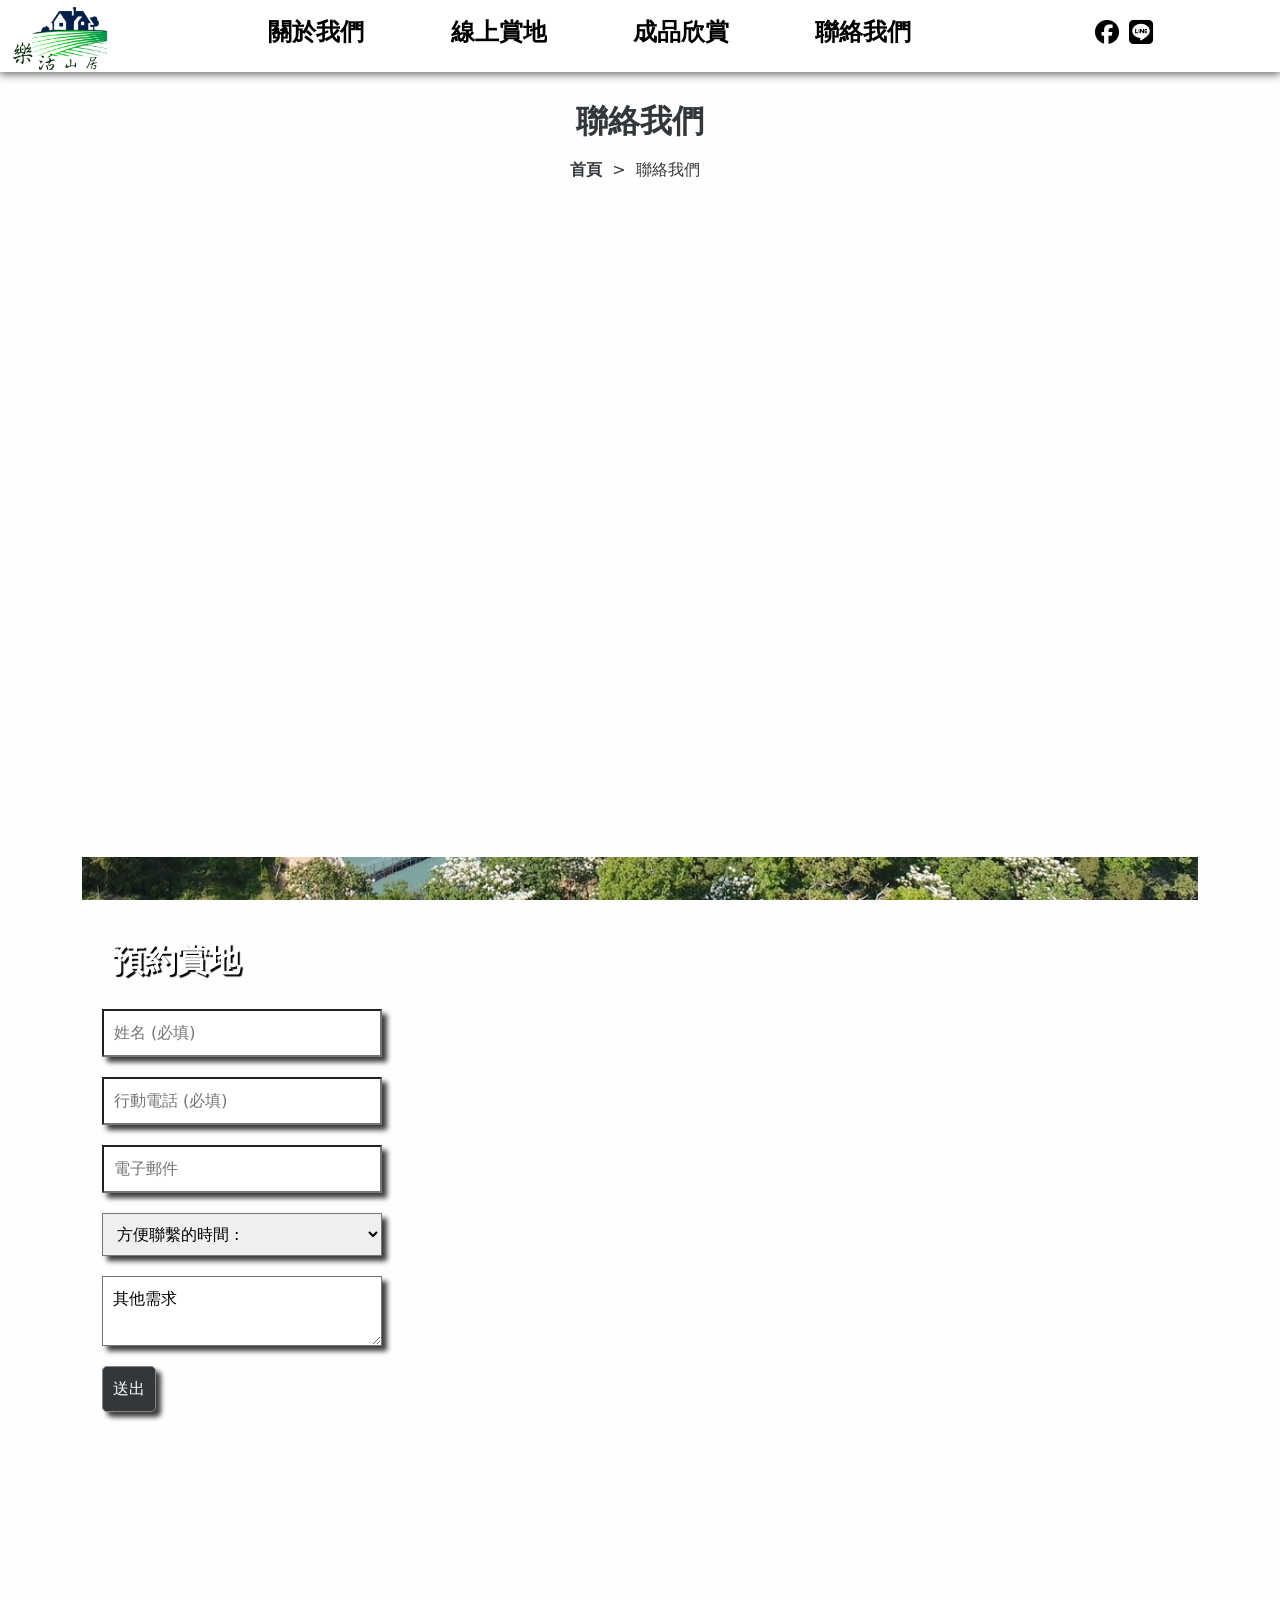
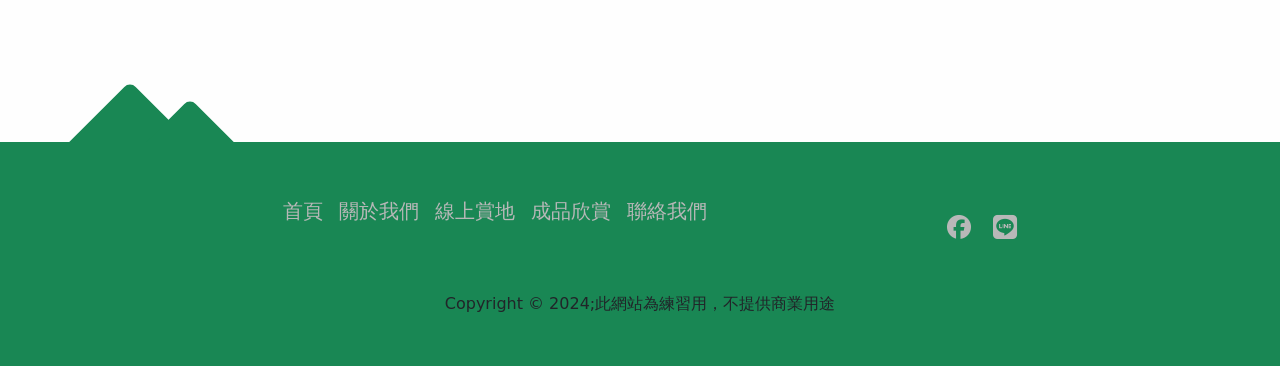
<file: 聯絡我們.html>
<!DOCTYPE html>
<html lang="en">

<head>
    <meta charset="UTF-8">
    <meta name="viewport" content="width=device-width, initial-scale=1.0">
    <title>聯絡我們</title>
    <link rel="stylesheet" href="./bootstrap/bootstrap.css">
    <link rel="stylesheet" href="https://cdnjs.cloudflare.com/ajax/libs/font-awesome/6.5.2/css/all.min.css"
        integrity="sha512-SnH5WK+bZxgPHs44uWIX+LLJAJ9/2PkPKZ5QiAj6Ta86w+fsb2TkcmfRyVX3pBnMFcV7oQPJkl9QevSCWr3W6A=="
        crossorigin="anonymous" referrerpolicy="no-referrer" />
    <link rel="stylesheet" href="./css/style.css">
    <style>
    </style>

</head>

<body>
    <!-- nav -->
    <header class="w-100">
        <div class="row align-items-center flex-wrap">
            <div class="col-2">
                <a href="./index.html">
                    <img src="./logo/loge-1.png" class="logo">
                </a>
            </div>
            <div class="col-7">
                <ul id="headerList" class="header-list d-flex flex-wrap fs-4 pt-2">
                    <li><a href="./關於我們.html">關於我們</a></li>
                    <li><a href="./線上賞地.html">線上賞地</a></li>
                    <li><a href="./成品欣賞.html">成品欣賞</a></li>
                    <li><a href="./聯絡我們.html">聯絡我們</a></li>
                </ul>
            </div>
            <div class="myIcon col-3 d-flex">
                <a href="https://www.facebook.com/groups/phpd07">
                    <i class="fa-brands fa-facebook fs-4"></i>
                </a>
                <a href="https://line.me/ti/g2/gqNUHmNTF9mK-WS8Scur-y9gAj6WqtBKntv1xg?utm_source=invitation&utm_medium=link_copy&utm_campaign=default">
                    <i class="fa-brands fa-line fs-4"></i>
                </a>
                <div id="Mlist">
                    <i id="Mlist1"></i>
                    <i id="Mlist2"></i>
                    <i id="Mlist3"></i>
                </div>
            </div>

        </div>
    </header>

    <!-- 標題 -->
    <div class="title">
        <h2>聯絡我們</h2>
        <ol class="breadCrumb">
            <li><a href="./index.html">首頁</a></li>
            <li>聯絡我們</li>
        </ol>
    </div>

    <div class="container-md">

        <!-- google 地圖 -->
        <div class="block google-map">
            <iframe class="w-100"
                src="https://www.google.com/maps/embed?pb=!1m18!1m12!1m3!1d14562.318368935845!2d120.65024311217624!3d24.151392758611216!2m3!1f0!2f0!3f0!3m2!1i1024!2i768!4f13.1!3m3!1m2!1s0x34693d9650422ae1%3A0x334dfd5796c49ff6!2z6LOH5bGV5ZyL6ZqbLeWOnyDos4fnrZbmnIMt5pW45L2N5pWZ6IKy56CU56m25omALeS4reWNgA!5e0!3m2!1szh-TW!2stw!4v1716720532834!5m2!1szh-TW!2stw"
                width="600" height="450" style="border:0;" allowfullscreen="" loading="lazy"
                referrerpolicy="no-referrer-when-downgrade">
            </iframe>
        </div>

        <!-- 圖片 -->
        <div class="block5-2">
            
            <!-- 表單 -->
            
            <div class="block5-1">
                <div id="myForm">.</div>

                <form>
                    <h2>預約賞地</h2>
    
                    <input type="text" placeholder="姓名 (必填)">
                    <br>
    
                    <input type="tel" placeholder="行動電話 (必填)">
                    <br>
    
                    <input type="email" placeholder="電子郵件">
                    <br>
    
                    <select>
                        <option value="0">方便聯繫的時間 : </option>
                        <option value="1">9:00 ~ 11:00</option>
                        <option value="2">11:00 ~ 13:00</option>
                        <option value="3">13:00 ~ 15:00</option>
                        <option value="4">15:00 ~ 17:00</option>
                        <option value="5">17:00 ~ 19:00</option>
                        <option value="6">任何時間都可以</option>
                    </select>
                    <br>
                    <textarea name="" id="">其他需求</textarea>
                    <br>
                    <button type="submit">送出</button>
                </form>
            </div>
        </div>


        <br>
    </div>

    <!-- footer -->
    <div class=" footer w-100 bg-success position-relative">
        <div class="d-flex justify-content-evenly">
            <ul class="d-flex justify-content-center fs-4 w-40 text-center">
                <li><a href="index.html">首頁</a></li>
                <li><a href="./關於我們.html">關於我們</a></li>
                <li><a href="./線上賞地.html">線上賞地</a></li>
                <li><a href="./成品欣賞.html">成品欣賞</a></li>
                <li><a href="./聯絡我們.html">聯絡我們</a></li>
            </ul>
            <div class="icon">
                <a href="https://www.facebook.com/groups/phpd07">
                    <i class="fa-brands fa-facebook fs-4"></i>
                </a>
                <a href="https://line.me/ti/g2/gqNUHmNTF9mK-WS8Scur-y9gAj6WqtBKntv1xg?utm_source=invitation&utm_medium=link_copy&utm_campaign=default">
                    <i class="fa-brands fa-line fs-4"></i>
                </a>
            </div>
        </div>
        <div class="copyright text-center pt-5">Copyright &copy 2024;此網站為練習用，不提供商業用途</div>
        <div class="mon1 bg-success position-absolute"></div>
        <div class="mon2 bg-success position-absolute"></div>
    </div>






    <script src="./js/main.js"></script>
    <script src="./bootstrap/bootstrap.bundle.js"></script>
</body>

</html>
</file>
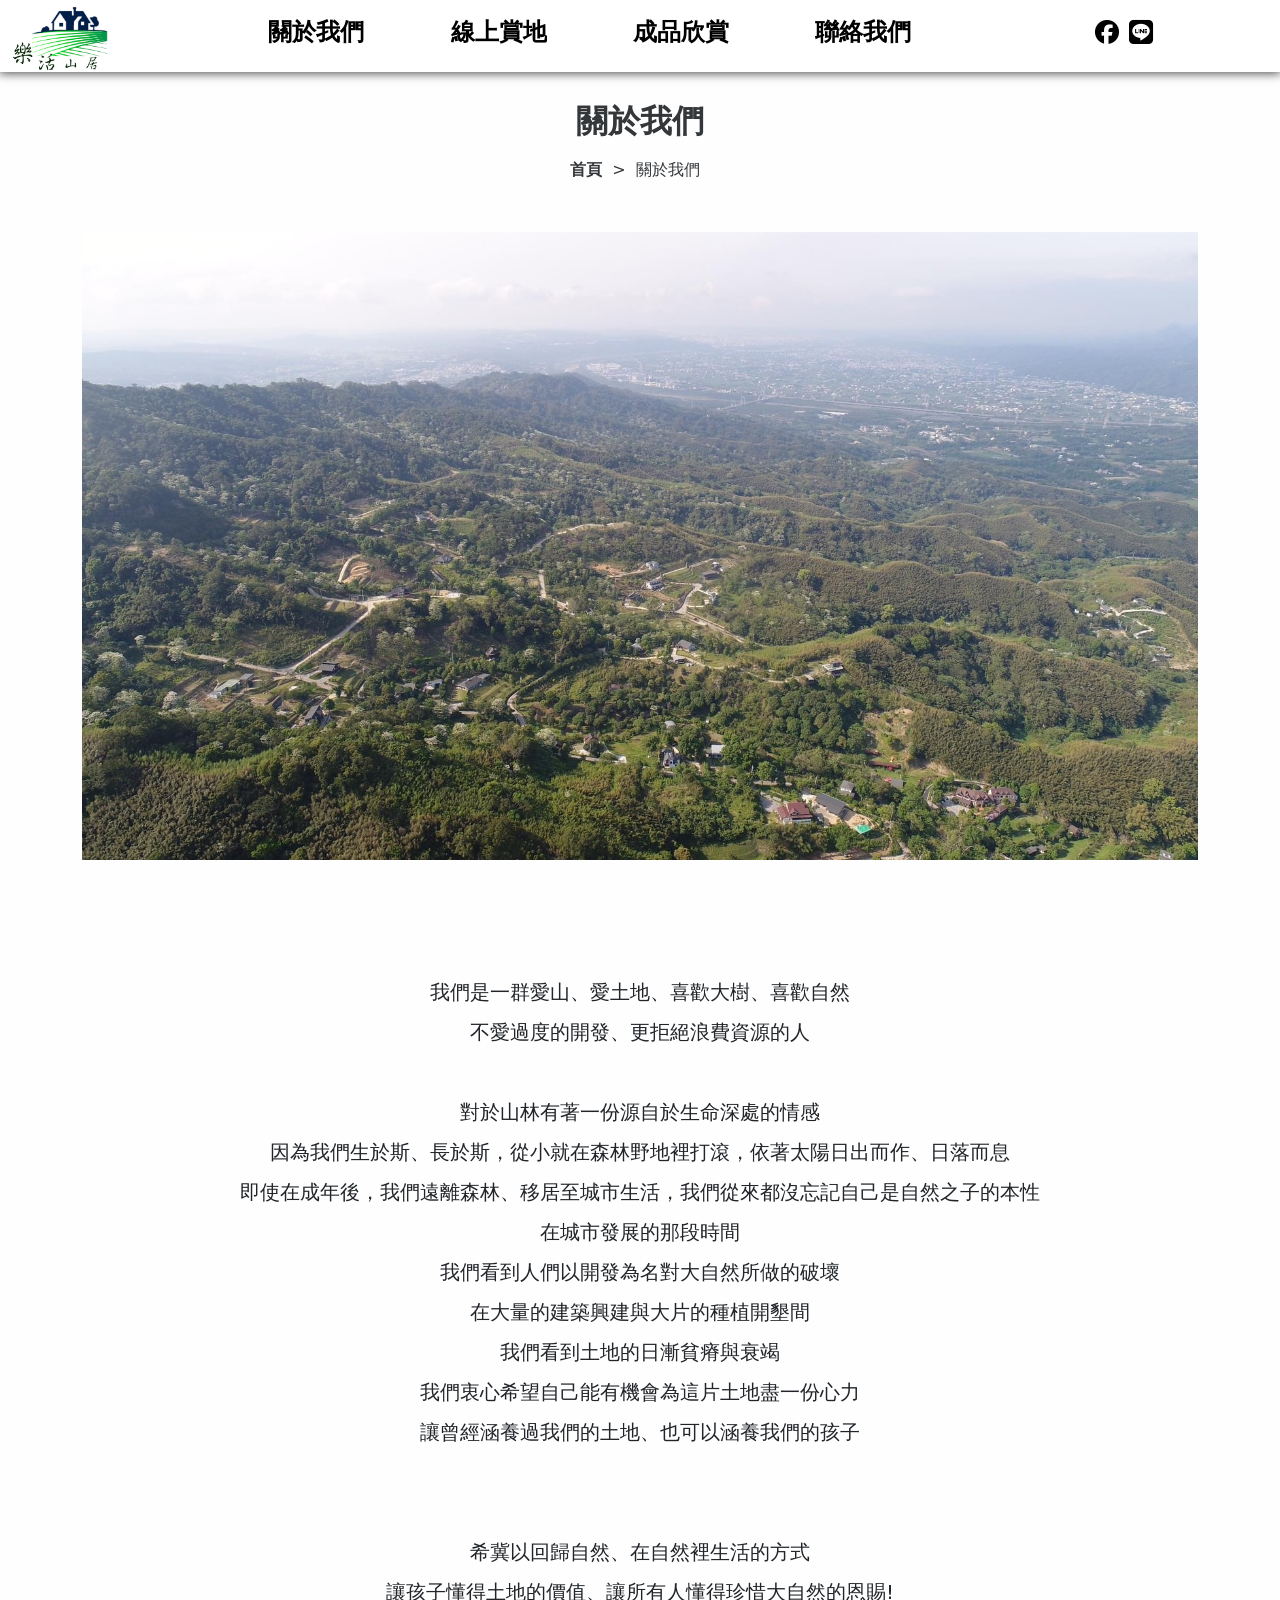
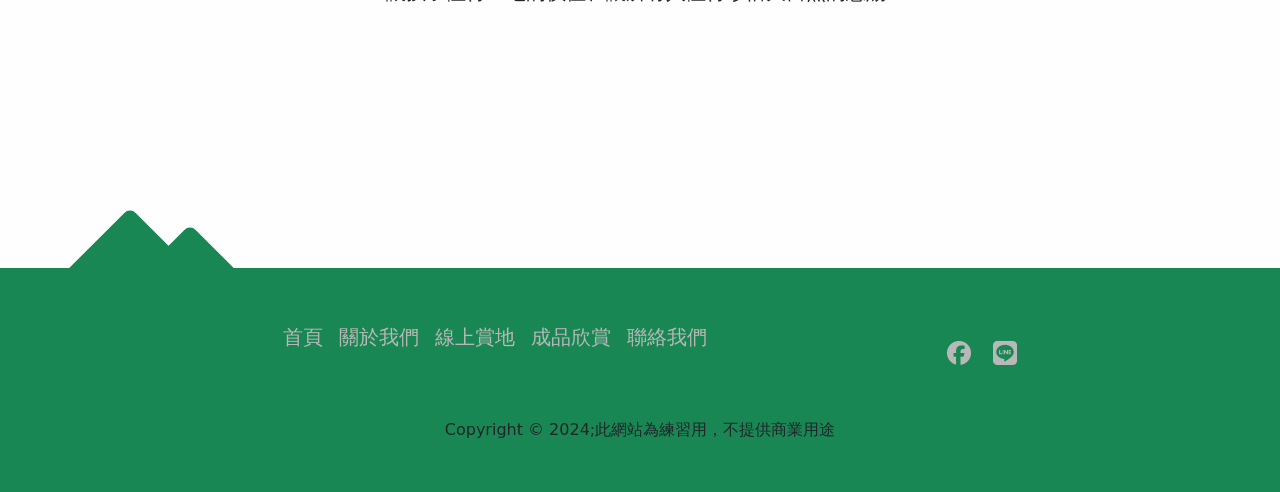
<file: 關於我們.html>
<!DOCTYPE html>
<html lang="en">

<head>
    <meta charset="UTF-8">
    <meta name="viewport" content="width=device-width, initial-scale=1.0">
    <title>關於我們</title>
    <link rel="stylesheet" href="./bootstrap/bootstrap.css">
    <link rel="stylesheet" href="https://cdnjs.cloudflare.com/ajax/libs/font-awesome/6.5.2/css/all.min.css"
        integrity="sha512-SnH5WK+bZxgPHs44uWIX+LLJAJ9/2PkPKZ5QiAj6Ta86w+fsb2TkcmfRyVX3pBnMFcV7oQPJkl9QevSCWr3W6A=="
        crossorigin="anonymous" referrerpolicy="no-referrer" />
    <link rel="stylesheet" href="./css/style.css">
    <style>
    </style>

</head>

<body>
    <!-- nav -->
    <header class="w-100">
        <div class="row align-items-center flex-wrap">
            <div class="col-2">
                <a href="./index.html">
                    <img src="./logo/loge-1.png" class="logo">
                </a>
            </div>
            <div class="col-7">
                <ul id="headerList" class="header-list d-flex flex-wrap fs-4 pt-2">
                    <li><a href="./關於我們.html">關於我們</a></li>
                    <li><a href="./線上賞地.html">線上賞地</a></li>
                    <li><a href="./成品欣賞.html">成品欣賞</a></li>
                    <li><a href="./聯絡我們.html">聯絡我們</a></li>
                </ul>
            </div>
            <div class="myIcon col-3 d-flex">
                <a href="https://www.facebook.com/groups/phpd07">
                    <i class="fa-brands fa-facebook fs-4"></i>
                </a>
                <a href="https://line.me/ti/g2/gqNUHmNTF9mK-WS8Scur-y9gAj6WqtBKntv1xg?utm_source=invitation&utm_medium=link_copy&utm_campaign=default">
                    <i class="fa-brands fa-line fs-4"></i>
                </a>
                <div id="Mlist">
                    <i id="Mlist1"></i>
                    <i id="Mlist2"></i>
                    <i id="Mlist3"></i>
                </div>
            </div>

        </div>
    </header>
    <!-- 標題 -->
    <div class="title">
        <h2>關於我們</h2>
        <ol class="breadCrumb">
            <li><a href="./index.html">首頁</a></li>
            <li>關於我們</li>
        </ol>
    </div>

    <div class="container-md">

        <!-- 圖片 -->
        <div class="block">
            <img class="w-100" src="./img/地形照片/200.jpg">
        </div>
        <!-- 文字 -->
        <div class="about text-center fs-5">
            <p>
                我們是一群愛山、愛土地、喜歡大樹、喜歡自然<br>
                不愛過度的開發、更拒絕浪費資源的人<br>
                <br>
                對於山林有著一份源自於生命深處的情感<br>
                因為我們生於斯、長於斯，從小就在森林野地裡打滾，依著太陽日出而作、日落而息<br>
                即使在成年後，我們遠離森林、移居至城市生活，我們從來都沒忘記自己是自然之子的本性<br>
                在城市發展的那段時間<br>
                我們看到人們以開發為名對大自然所做的破壞<br>
                在大量的建築興建與大片的種植開墾間<br>
                我們看到土地的日漸貧瘠與衰竭<br>
                我們衷心希望自己能有機會為這片土地盡一份心力<br>
                讓曾經涵養過我們的土地、也可以涵養我們的孩子<br>
                <br>
                <br>
                希冀以回歸自然、在自然裡生活的方式<br>
                讓孩子懂得土地的價值、讓所有人懂得珍惜大自然的恩賜!<br>
            </p>
        </div>

    </div>

    <!-- footer -->
    <div class=" footer w-100 bg-success position-relative">
        <div class="d-flex justify-content-evenly">
            <ul class="d-flex justify-content-center fs-4 w-40 text-center">
                <li><a href="index.html">首頁</a></li>
                <li><a href="./關於我們.html">關於我們</a></li>
                <li><a href="./線上賞地.html">線上賞地</a></li>
                <li><a href="./成品欣賞.html">成品欣賞</a></li>
                <li><a href="./聯絡我們.html">聯絡我們</a></li>
            </ul>
            <div class="icon">
                <a href="https://www.facebook.com/groups/phpd07">
                    <i class="fa-brands fa-facebook fs-4"></i>
                </a>
                <a href="https://line.me/ti/g2/gqNUHmNTF9mK-WS8Scur-y9gAj6WqtBKntv1xg?utm_source=invitation&utm_medium=link_copy&utm_campaign=default">
                    <i class="fa-brands fa-line fs-4"></i>
                </a>
            </div>
        </div>
        <div class="copyright text-center pt-5">Copyright &copy 2024;此網站為練習用，不提供商業用途</div>
        <div class="mon1 bg-success position-absolute"></div>
        <div class="mon2 bg-success position-absolute"></div>
    </div>






    <script src="./js/main.js"></script>
    <script src="./bootstrap/bootstrap.bundle.js"></script>
</body>

</html>
</file>
<file: css/style.css>
* {
    text-decoration: none;
    padding: 0;
}

body {
    margin-top: 72px;
    background-color: #fefefe;
}

/* header  */
header {
    background-color: #fffffff3;
    box-shadow: 0 0 10px 1px #444;
    position: fixed;
    top: 0;
    right: 0;
    z-index: 100;
}
header > .row > .col-2 {
    padding-left: 1.5rem;
    overflow: hidden;
    z-index: 60;

}
.logo {
    width: 6rem;
    transition: .5s;
    padding-top: .4rem;
    z-index: 60;
}

.logo:hover {
    transform: scale(1, 1.1);
}

ul {
    padding-left: 8px;
}

.row a {
    line-height: 3rem;
    text-decoration: none;
    color: black;

}

.myIcon {
    justify-content: center;
    align-items: center;
}

.myIcon>a {
    padding: 0 10px 0 0;
}

.fa-facebook:hover {
    color: #0866FF;
}

.fa-line:hover {
    color: #00CB42;
}

.header-list {
    justify-content: space-around;
}

.header-list>li {
    list-style: none;
    font-weight: bold;
    position: relative;
    overflow: hidden;
}

header {
    overflow: visible;
}

header>div {
    justify-content: space-around;
}

header>div>div>ul>li ::before {
    content: "";
    width: 96px;
    height: 3px;
    background-color: #000;
    position: absolute;
    bottom: 0;
    transition: .5s;
    left: -110%;
}

header>div>div>ul>li :hover::before {
    /* font-size: calc(1.3rem + 0.6vw); */
    left: 0%;
}

/* 手機選單 */
#Mlist {
    display: none;
    position: relative;
    width: 50px;
    height: 50px;
    /* background: #09c; */
    transition: .2s;
    margin-right: 10px;
}

#Mlist i {
    position: absolute;
    display: block;
    width: 25px;
    height: 2px;
    background: #000000;
    left: 14px;
    border-radius: 2px;
    transition: .2s;
}

#Mlist1 {
    top: 16px;
}

#Mlist2 {
    top: 24px;
}

#Mlist3 {
    top: 32px;
}

/* ||||||||||||||||||||| */

/* 標題 */
.title {
    text-align: center;
    padding: 30px;
    background-color: #fefefe;
    color: #34373A;
    z-index: 50;
}

.title>h2 {
    font-weight: bold;
}

.breadCrumb {
    display: flex;
    list-style: none;
    justify-content: center;
    padding: 10px 0 0 0;
    margin: 0;
}

.breadCrumb>li {
    padding: 0 10px 0 0;
    color: #34373A;
}

.breadCrumb>li+li::before {
    content: ">";
    padding-right: 10px;
}

.breadCrumb a {
    text-decoration: none;
    color: #34373A;
    font-weight: bold;
    z-index: 2;
}

.breadCrumb a:hover {
    color: #000000;
}

/* ||||||||||||||||| */
/* 輪播圖 */

/* |||||||||||||||| */
/* 內文 */
.block {
    margin-top: 20px;
}

.block-index {
    margin-top: 15%;
}

/* *********** */
.block2-1 {
    width: 35%;
    padding-top: 12%;
}

.block2-2 {
    width: 60%;
    overflow: hidden;
}

.block2-1>h1 {
    text-align: center;
    padding-bottom: 10%;
}

/* ************** */
.block3-1 {
    padding-top: 15%;
    width: 50%;
}

.block3-2 {
    width: 50%;
}

.block3-2>img,
.block3-1>img {
    display: block;
    margin: auto;
}

.text3-1 {
    top: 8%;
    left: 14%;
    width: 50%;
    position: absolute;
}

.text3-2 {
    bottom: .3vh;
    right: 15vw;
    position: absolute;
}

/* **************** */
.block4-1-img {
    padding-left: 5%;
}

.block4-1-img,
.block4-2-img {
    width: 55%;
}

.block4-1 h1 {
    padding-left: 10%;
    margin-top: 4%;
}

.block4-2 p {
    margin-top: 10%;
    margin-left: 13%;
}

/* |||||||||||||||| */
/* footer */
.footer {
    margin-top: 20%;
    padding: 50px;
}

.footer a {
    text-decoration: none;
    color: #b8b8b8;
    font-size: 20px;
    font-weight: 100;
    padding: 8px;
    white-space: nowrap;
}

.footer>div>ul>li {
    list-style: none;
}
.footer>div>ul>li>a:hover {
    font-weight: 400;
    color: #fff;
}

.icon {
    padding-left: .5rem;
    align-self: flex-end;
}

.mon1 {
    width: 100px;
    height: 100px;
    border-radius: 8px;
    transform: rotate(45deg);
    top: -40px;
    left: 80px;
    z-index: -10;
}

.mon2 {
    width: 100px;
    height: 100px;
    border-radius: 8px;
    transform: rotate(45deg);
    top: -23px;
    left: 140px;
    z-index: -10;
}

.w-40 {
    width: 40%;
}

.w-10 {
    width: 10%;
}

/* |||||||||||||||||||||| */

/* 關於我們 */
.about {
    padding-top: 10%;
    line-height: 40px;
}

/* |||||||||||||||| */

/* 賞地 */
svg {
    width: 100%;
    overflow: auto;
    z-index: -2;
}
.map {
    padding-top: 5%;
}

.a {
    stroke: #000;
    fill: #ede9cd;
    stroke-width: 1.5px;
}

.test-a {
    background-color: #ede9cd;
    color: #ede9cd;
    border: 2px solid #000;
}

.b {
    stroke: #000;
    fill: #c9be6b;
    stroke-width: 1.5px;
}

.test-b {
    background-color: #c9be6b;
    color: #c9be6b;
    border: 2px solid #000;
}

.c {
    stroke: #000;
    fill: #989075;
    stroke-width: 1.5px;
}

.test-c {
    background-color: #989075;
    color: #989075;
    border: 2px solid #000;
}

.test-d {
    background-color: #444;
    color: #444;
    border: 2px solid #000;
}

.test-e {
    background-color: #0091ff;
    color: #0091ff;
    border: 2px solid #000;
}

svg text {
    font-size: 30px;
}

.a:hover,
.b:hover {
    filter: drop-shadow(10px 10px 5px #555);
    transform: translateX(-8px) translateY(-8px);
}

.road {
    stroke: #444;
    fill: #444;
}

.river {
    stroke: #0091ff;
    fill: #0091ff;
}

#img1_2 {
    display: none;
}

#img1_3 {
    display: none;
}

.c2-0 {
    width: 40%;
    height: auto;
    margin: auto;
    display: none;
    position: fixed;
    top: 8vh;
    left: 0;
    right: 0;
    z-index: 1000;
}

.c2-4 {
    width: 40%;
    height: auto;
    margin: auto;
    padding-top: 20px;
    display: none;
    position: fixed;
    top: 11vh;
    left: 0;
    right: 0;
    z-index: 1000;
}
#img1_2,
#img1_3,
#img2_2,
#img2_3,
#img6_2,
#img6_3 {
    display: none;
}

.block1 {
    position: relative;
}

.clos {
    position: absolute;
    right: -2rem;
    top: -2rem;
    z-index: 101;
    font-size: 20px;
    color: #eee;
    padding: 6px;
    border-radius: 5px;
}

.caption {
    padding-top: 200px;
}

.f-size {
    font-size: 1.2rem;
}

/* 預約鈕 */
.reserve>div {
    width: 60px;
    height: 60px;
    border-radius: 10px;
    border: 2px solid #000;
    padding: 2px;
    text-align: center;
    font-size: 18px;
}

#reserveItem1 {
    background-color: #ede9cd;
    position: fixed;
    right: 0;
    bottom: 200px;
    z-index: 2;
    font-weight: 600;
    cursor: pointer;
}

#reserveItem2 {
    position: fixed;
    right: 0;
    bottom: 200px;
    line-height: 60px;
    border: 0;
    z-index: 1;
}
#reserveItem2 i {
    color: #000;
    font-size: 28px;
}
#reserveItem2 i:hover {
    color: #6351b1;
}
#reserveItem3 {
    position: fixed;
    right: 0;
    bottom: 200px;
    background-color: #ede9cd;
    font-weight: 600;
    cursor: pointer;
    z-index: 1;
}

#reserveItem4 {
    position: fixed;
    right: 0;
    bottom: 200px;
    line-height: 60px;
    border: 0;
    z-index: 1;
}
#reserveItem4 i {
    color: #000;
    font-size: 35px !important;
}
#reserveItem4 i:hover {
    color: #00CB42;
}

.list-container {
    width: 600px;
    overflow: hidden;
    border-radius: 10px;
    display: flex;
    align-items: center;
}

.list {
    display: flex;
    transition: transform 0.5s;
}

.list-item {
    flex: 0 0 200px;
    /* 每个项目宽度 */
    text-align: center;
    padding: 20px 5px 20px 5px;
    box-sizing: border-box;
    color: white;
    border-right: 1px solid white;
}

.button {
    cursor: pointer;
    padding: 10px;
    background-color: #686868;
    color: white;
    border: none;
    border-radius: 5px;
    margin: 10px;
}

.button:hover {
    background-color: #b2b0b0;
    color: #444;
}

.button:disabled {
    background-color: #353535;
    cursor: not-allowed;
}

.list-con {
    display: flex;
    justify-content: center;
}


.c2-4 img {
    width: 80%;
}
.img-container {
    /* display: flex;
    justify-content: center;
    align-items: center; */
    padding: 0 10px;
    position: relative;
    object-fit: cover;
}
.mySize {
    position: absolute;
    right: 10px;
    bottom: 0;
    background-color: #fff;
    padding: 2px;
}
/* |||||||||||||||||||||| */

/* 成品欣賞 */
div > h3 {
    padding-left: 20px;
    font-weight: bold;
}

.Card-item {
    border: 7px solid #a8a8a8;
    background-color: #a8a8a8;
    width: 22%;
    padding: 1px;
    cursor: pointer;
}

.Card-item:hover {
    transform: scale(1, 1.1);
}


.show-img {
    position: fixed;
    top: 0;
    left: 0;
    width: 100%;
    height: 100%;
    background-color: #00000095;
    z-index: 100;
    display: flex;
    justify-content: center;
    align-items: center;
    display: none;
}

.show-img-contain {
    width: 40vw;
    height: 10vh;
    margin: auto;
    margin-top: 15vh;
    position: relative;
    object-fit: contain;
}

.clos2 {
    position: absolute;
    right: -100px;
    top: -20px;
    padding: 5px 5px;
    border-radius: 10px;
    color: #eee;
}

.myImg {
    width: 100%;
    max-height: 80vh;
    object-fit: contain;
}

.pre {
    position: absolute;
    top: 12vw;
    left: -5vw;
    margin: 0;
    cursor: pointer;
    font-weight: bold;
    padding: 5px 10px;
    border-radius: 5px;
    color: #eee;

}

.next {
    position: absolute;
    top: 12vw;
    right: -5vw;
    margin: 0;
    cursor: pointer;
    font-weight: bold;
    padding: 5px 10px;
    border-radius: 5px;
    color: #eee;
}

.pre:hover,
.next:hover,
.clos2:hover,
.clos:hover {
    background-color: #b2b0b0;
    color: #444;
}

/* ||||||||||||||||| */

/* 聯絡我們 */
.block5-2 {
    background-image: url("../img/地形照片/100.jpg");
    width: 100%;
    /* width: 1200px; */
    background-attachment: fixed;
    background-position: right;
    background-repeat: no-repeat;
    background-size: cover;
    margin: auto;

}

.block5-1 {
    background-color: hsla(0, 0%, 100%, 0);
    width: 30vw;
    margin: 15% 20px 0 10px;
}

form>h2,
form>button {
    padding: 10px;
    margin: 10px;
}

form>h2 {
    color: #fff;
    font-weight: bold;
    text-shadow: 2px 2px 1px #000;
    padding-top: 50px;
}

input,
select,
textarea {
    padding: 10px;
    /* width: 30vw; */
    width: 280px;
    margin: 10px;
    vertical-align: middle;
    box-shadow: 5px 5px 5px #3e3d3d;
}

form>button {
    background-color: #34373A;
    border: 1px solid #858383;
    border-radius: 5px;
    color: #fff;
    box-shadow: 5px 5px 5px #3e3d3d;
    margin-bottom: 50px;
}

form>button:hover {
    background-color: #4b5054;
    border: #4b5054;
    font-weight: bold;
}

/* |||||||||||||||||| */

@media (max-width:991px) {
    .text3-1 {
        top: 5vh;
        left: 6vw;
    }

    .text3-2 {
        bottom: -5vh;
        right: 6vw;
        /* font-size: 1px !important; */
    }

    .icon {
        padding-left: 10px;
    }

    .f-size {
        font-size: .9rem;
    }

    .Card-item {
        width: 45%;
        margin: 20px 10px;
    }
}

@media (max-width:768px) {
    header > .row > .col-2 {
        overflow:visible;
    }
    header > .row {
        overflow: hidden;
    }
    .header-list {
        height: auto;
        position: absolute;
        top: 71.61px;
        right: -100%;
        z-index: 50;
        background-color: #e0e0e0;
        width: 45%;
        justify-content: flex-start;
    }

    .header-list>li {
        width: 100%;
        display: block;
        padding: 7px;
        border-bottom: 1px solid #000;
    }
    .header-list > li > a {
        z-index: 50;
    }
    .header-list li:last-child {
        border-bottom: none;
    }
    .myIcon {
        position: relative;
        right: 10vw;
    }

    #Mlist {
        display: block;

    }

    .footer>div {
        flex-wrap: wrap;
    }

    .footer>div>ul {
        flex-wrap: wrap;
        width: 60%;
    }

    .footer>div>ul>li {
        width: 60%;
    }

    .footer>div>div {
        width: 60%;
        text-align: center;
    }

    .footer>div>ul>li+li ::before {
        content: "";
    }

    .mon1 {
        width: 70px;
        height: 70px;
        top: -22px;
        left: 25px;
    }

    .mon2 {
        width: 70px;
        height: 70px;
        top: -10px;
        left: 70px;
    }

    .block2-1 {
        width: 80%;
        margin: auto;
    }
    /* 線上賞地 */
    svg {
        margin: -150px 0 0 0;
        width: 120%;
    }
    .c2-0 {
        width: 80%;
        top: 35vh;
    }
    .c2-4 {
        width: 80%;
        top: 20vh;
    }
    .block-map > .row > .col-2 {
        width: 100%;
    }
    
    .caption {
        padding-top: 50px;
        text-align: center;
    }
    .caption p {
        display: inline;
        width: 30%;
        padding: 0 10px;
    }
    .reserve>div {
        width: 45px;
        height: 45px;
        font-size: 14px;
    }
    #reserveItem2 i {
        font-size: 22px;
    }
    #reserveItem4 i {
        font-size: 28px !important;
    }
    .block2-2 {
        width: 80%;
        margin: auto;
    }

    .block3-1 {
        width: 80%;
        margin: auto;
        padding-top: 20px;
    }

    .block3-2 {
        width: 80%;
        margin: auto;
    }

    .text3-1,
    .text3-2 {
        position: static;
        width: 80%;
        text-align: center;
        margin: auto;
    }

    .text3-2 {
        padding: 10px 0;
    }
    /* 成品欣賞 */
    .show-img-contain {
        width: 80vw;
        height: 100vh;
        margin: auto;
        margin-top: 40vh;
        position: relative;
        object-fit: contain;
    }
    .myImg {
        width: 100%;
        max-height: 100vh;
        object-fit: contain;
    }
    .clos2 {
        right: -20px;
        top: -25px;
    }
    .pre {
        top: 30vw;
        left: -8vw;
    
    }
    
    .next {
        top: 30vw;
        right: -8vw;
    }
    .block4-1,
    .block4-2,
    .block4-1-img,
    .block4-2-img {
        width: 100%;
        margin: auto;
        text-align: center;
    }

    .block4-1>h1 {
        margin: auto;
        padding-bottom: 20px;
    }

    .block4-2>p {
        margin: auto;
        padding-top: 20px;
    }

    .Card-item {
        width: 80%;
        margin: 20px;
    }

    .invisible {
        display: none;
    }

    .block5-1 {
        width: 80%;
        margin: auto;
    }
}
</file>
